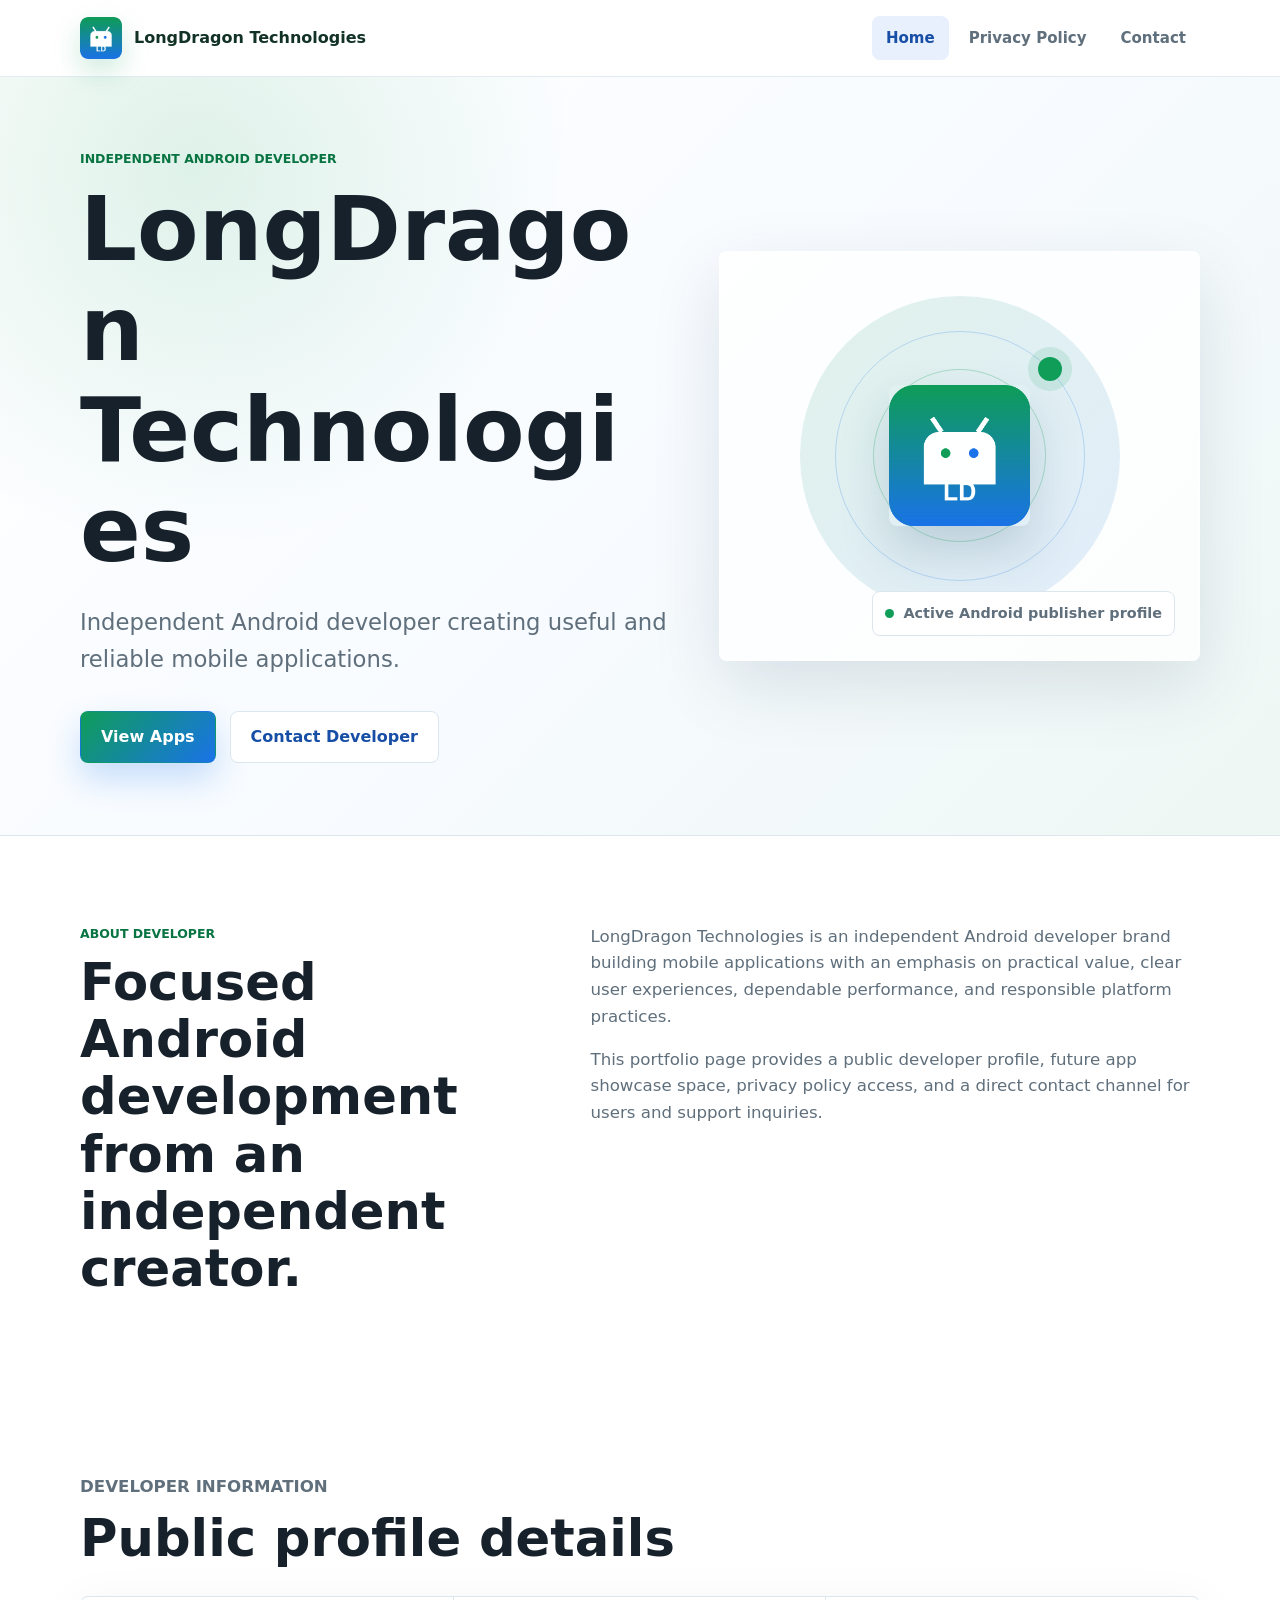
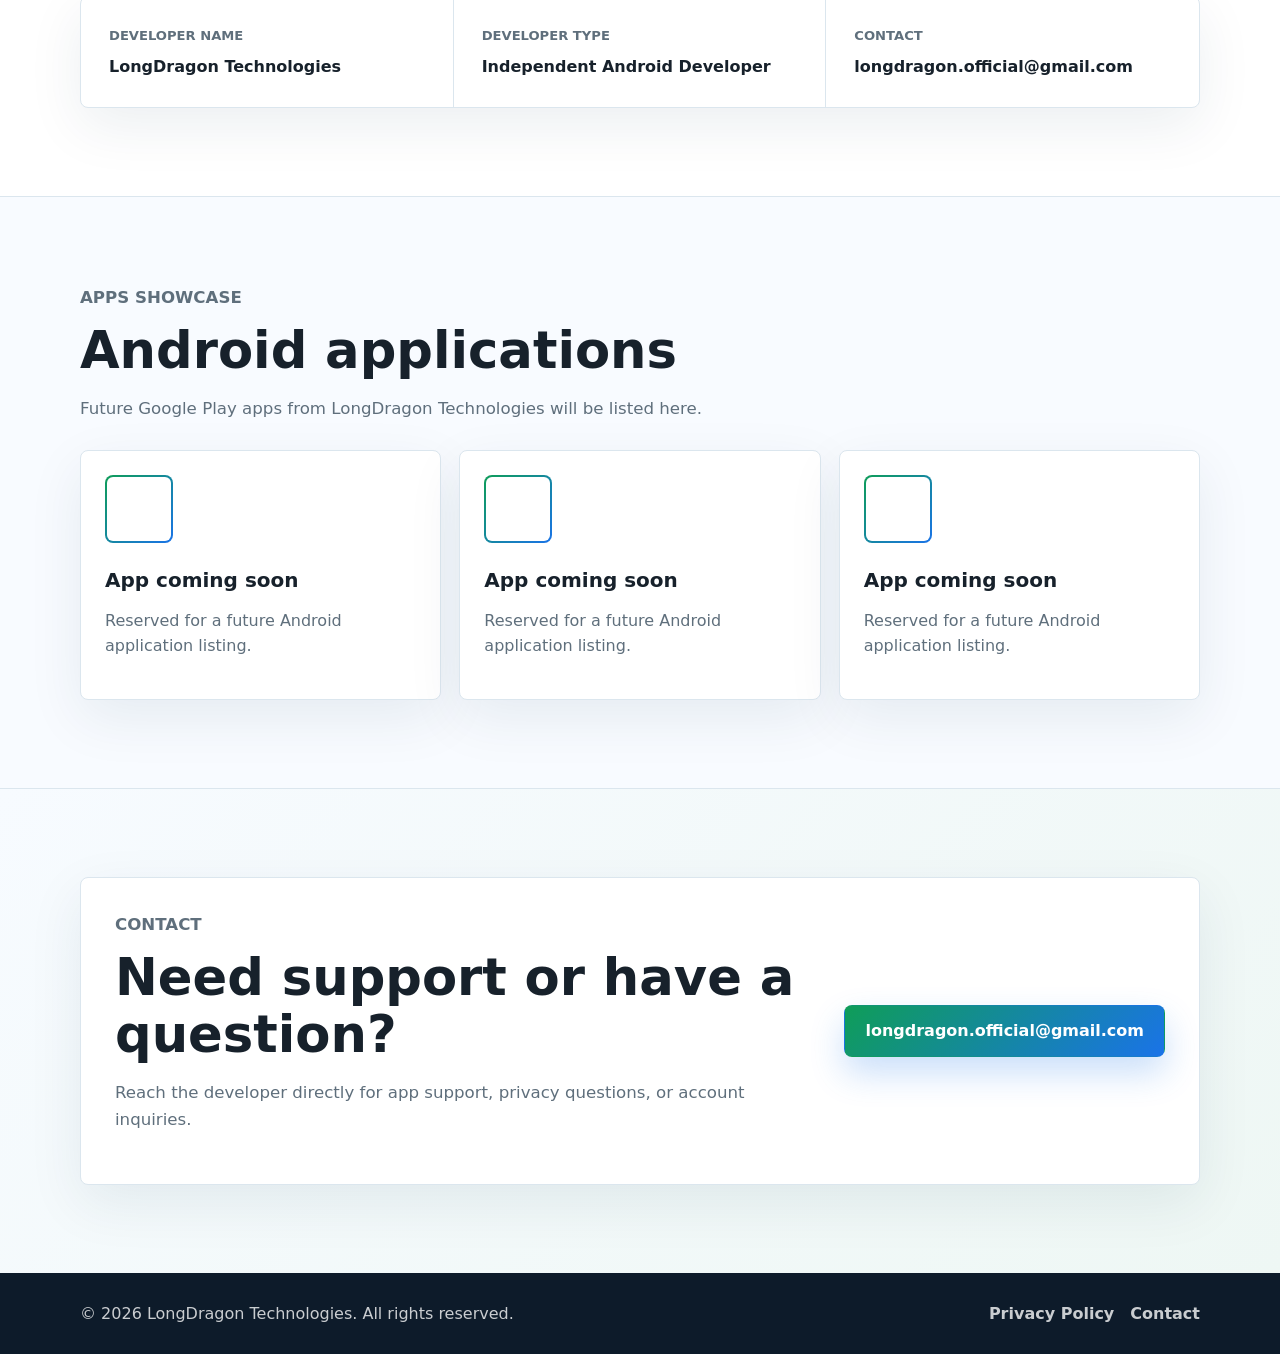
<file: index.html>
<!DOCTYPE html>
<html lang="en">
  <head>
    <meta charset="UTF-8" />
    <meta name="viewport" content="width=device-width, initial-scale=1.0" />
    <title>LongDragon Technologies | Android Developer</title>
    <meta
      name="description"
      content="LongDragon Technologies is an independent Android developer creating useful and reliable mobile applications for Google Play."
    />
    <meta name="author" content="LongDragon Technologies" />
    <meta name="robots" content="index, follow" />
    <link rel="canonical" href="https://longdragon-technologies.github.io/" />
    <meta property="og:type" content="website" />
    <meta property="og:title" content="LongDragon Technologies | Android Developer" />
    <meta
      property="og:description"
      content="Independent Android developer creating useful and reliable mobile applications."
    />
    <meta property="og:image" content="assets/logo.png" />
    <meta property="og:url" content="https://longdragon-technologies.github.io/" />
    <meta name="twitter:card" content="summary" />
    <meta name="theme-color" content="#0f9d58" />
    <link rel="icon" type="image/png" href="assets/logo.png" />
    <link rel="apple-touch-icon" href="assets/logo.png" />
    <link rel="stylesheet" href="css/style.css" />
  </head>
  <body>
    <header class="site-header">
      <nav class="nav container" aria-label="Primary navigation">
        <a class="brand" href="index.html" aria-label="LongDragon Technologies home">
          <img src="assets/logo.png" alt="" class="brand-mark" />
          <span>LongDragon Technologies</span>
        </a>
        <button class="nav-toggle" type="button" aria-expanded="false" aria-controls="site-menu">
          <span class="sr-only">Toggle navigation</span>
          <span></span>
          <span></span>
          <span></span>
        </button>
        <div class="nav-links" id="site-menu">
          <a href="index.html" aria-current="page">Home</a>
          <a href="privacy-policy.html">Privacy Policy</a>
          <a href="contact.html">Contact</a>
        </div>
      </nav>
    </header>

    <main>
      <section class="hero">
        <div class="container hero-grid">
          <div class="hero-copy">
            <p class="eyebrow">Independent Android Developer</p>
            <h1>LongDragon Technologies</h1>
            <p class="hero-lede">
              Independent Android developer creating useful and reliable mobile applications.
            </p>
            <div class="hero-actions">
              <a class="btn btn-primary" href="#apps">View Apps</a>
              <a class="btn btn-secondary" href="contact.html">Contact Developer</a>
            </div>
          </div>
          <div class="hero-panel" aria-label="Developer profile summary">
            <div class="android-orbit" aria-hidden="true">
              <span class="signal signal-one"></span>
              <span class="signal signal-two"></span>
              <span class="signal signal-three"></span>
              <img src="assets/logo.png" alt="" />
            </div>
            <div class="profile-status">
              <span class="status-dot"></span>
              Active Android publisher profile
            </div>
          </div>
        </div>
      </section>

      <section class="section about-section" id="about">
        <div class="container two-column">
          <div>
            <p class="eyebrow">About Developer</p>
            <h2>Focused Android development from an independent creator.</h2>
          </div>
          <div class="section-copy">
            <p>
              LongDragon Technologies is an independent Android developer brand building mobile
              applications with an emphasis on practical value, clear user experiences, dependable
              performance, and responsible platform practices.
            </p>
            <p>
              This portfolio page provides a public developer profile, future app showcase space,
              privacy policy access, and a direct contact channel for users and support inquiries.
            </p>
          </div>
        </div>
      </section>

      <section class="section">
        <div class="container">
          <div class="section-heading">
            <p class="eyebrow">Developer Information</p>
            <h2>Public profile details</h2>
          </div>
          <div class="info-card">
            <dl>
              <div>
                <dt>Developer name</dt>
                <dd>LongDragon Technologies</dd>
              </div>
              <div>
                <dt>Developer type</dt>
                <dd>Independent Android Developer</dd>
              </div>
              <div>
                <dt>Contact</dt>
                <dd>
                  <a href="mailto:longdragon.official@gmail.com">longdragon.official@gmail.com</a>
                </dd>
              </div>
            </dl>
          </div>
        </div>
      </section>

      <section class="section apps-section" id="apps">
        <div class="container">
          <div class="section-heading">
            <p class="eyebrow">Apps Showcase</p>
            <h2>Android applications</h2>
            <p>Future Google Play apps from LongDragon Technologies will be listed here.</p>
          </div>
          <div class="app-grid">
            <article class="app-card empty-card">
              <div class="app-icon-placeholder"></div>
              <h3>App coming soon</h3>
              <p>Reserved for a future Android application listing.</p>
            </article>
            <article class="app-card empty-card">
              <div class="app-icon-placeholder"></div>
              <h3>App coming soon</h3>
              <p>Reserved for a future Android application listing.</p>
            </article>
            <article class="app-card empty-card">
              <div class="app-icon-placeholder"></div>
              <h3>App coming soon</h3>
              <p>Reserved for a future Android application listing.</p>
            </article>
          </div>
        </div>
      </section>

      <section class="section contact-band" id="contact">
        <div class="container contact-card">
          <div>
            <p class="eyebrow">Contact</p>
            <h2>Need support or have a question?</h2>
            <p>Reach the developer directly for app support, privacy questions, or account inquiries.</p>
          </div>
          <a class="btn btn-primary" href="mailto:longdragon.official@gmail.com">
            longdragon.official@gmail.com
          </a>
        </div>
      </section>
    </main>

    <footer class="site-footer">
      <div class="container footer-grid">
        <p>&copy; <span id="year"></span> LongDragon Technologies. All rights reserved.</p>
        <div>
          <a href="privacy-policy.html">Privacy Policy</a>
          <a href="contact.html">Contact</a>
        </div>
      </div>
    </footer>

    <script>
      const navToggle = document.querySelector(".nav-toggle");
      const navLinks = document.querySelector(".nav-links");

      navToggle.addEventListener("click", () => {
        const isOpen = navToggle.getAttribute("aria-expanded") === "true";
        navToggle.setAttribute("aria-expanded", String(!isOpen));
        navLinks.classList.toggle("is-open");
      });

      document.getElementById("year").textContent = new Date().getFullYear();
    </script>
  </body>
</html>
</file>
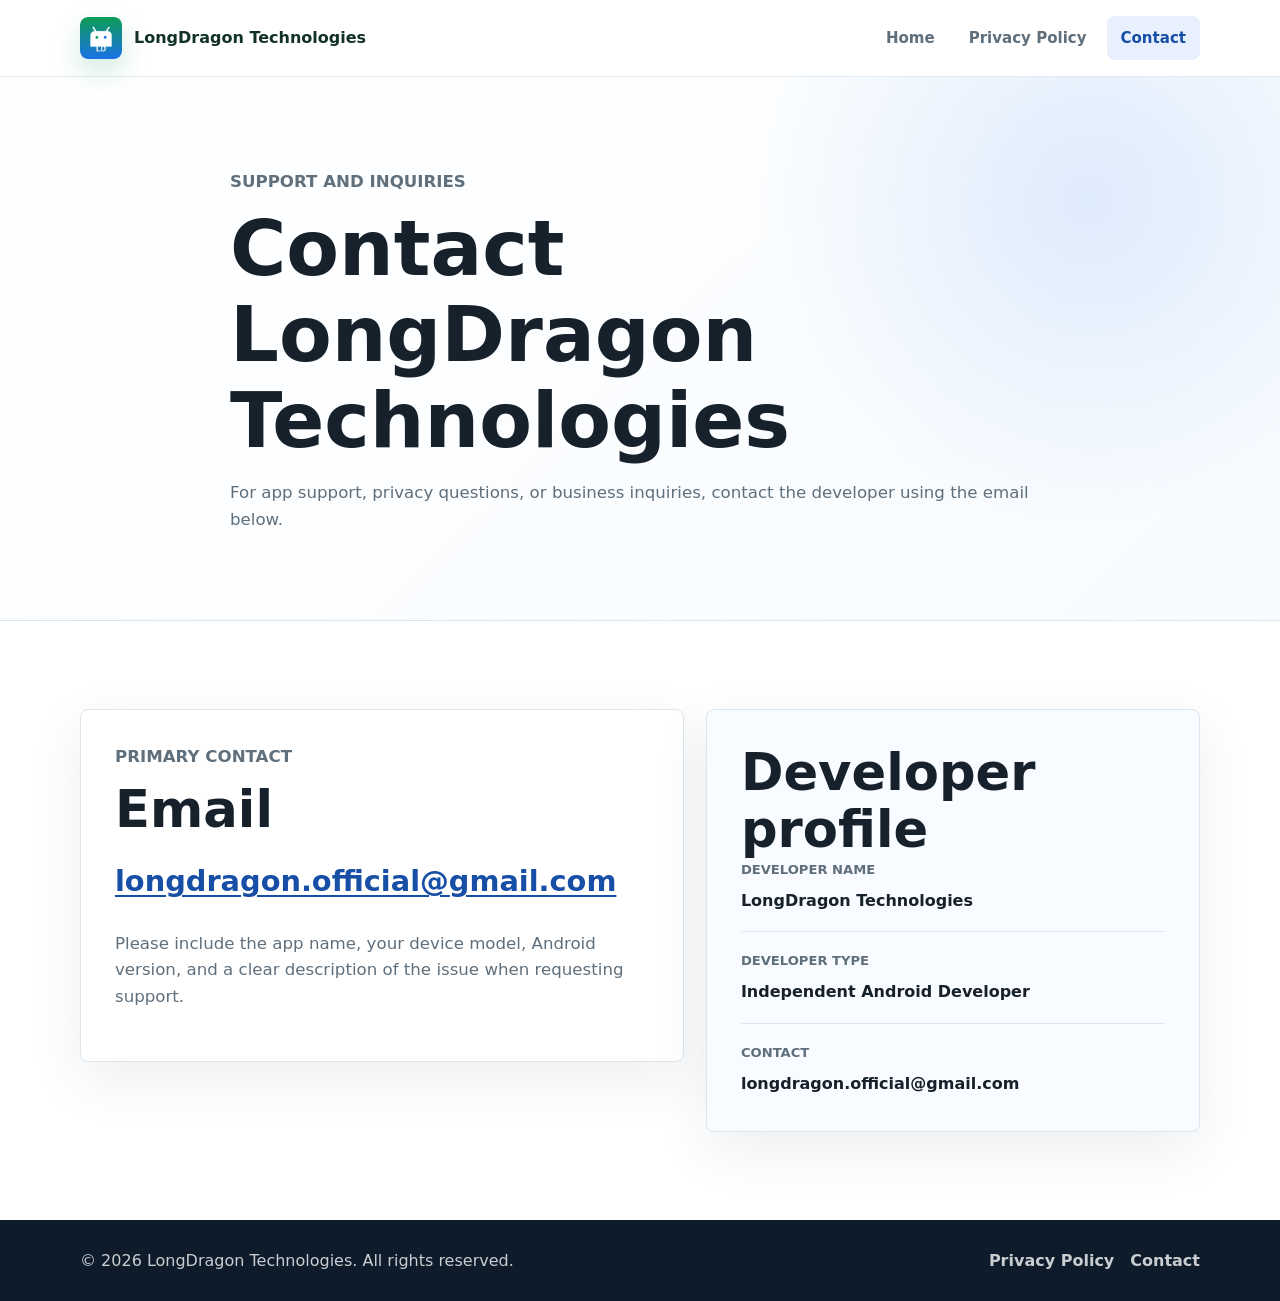
<file: contact.html>
<!DOCTYPE html>
<html lang="en">
  <head>
    <meta charset="UTF-8" />
    <meta name="viewport" content="width=device-width, initial-scale=1.0" />
    <title>Contact | LongDragon Technologies</title>
    <meta
      name="description"
      content="Contact LongDragon Technologies, an independent Android developer on Google Play."
    />
    <meta name="author" content="LongDragon Technologies" />
    <meta name="robots" content="index, follow" />
    <link rel="canonical" href="https://longdragon-technologies.github.io/contact.html" />
    <meta property="og:type" content="website" />
    <meta property="og:title" content="Contact | LongDragon Technologies" />
    <meta
      property="og:description"
      content="Contact LongDragon Technologies for Android app support and developer inquiries."
    />
    <meta property="og:image" content="assets/logo.png" />
    <meta property="og:url" content="https://longdragon-technologies.github.io/contact.html" />
    <meta name="twitter:card" content="summary" />
    <meta name="theme-color" content="#0f9d58" />
    <link rel="icon" type="image/png" href="assets/logo.png" />
    <link rel="apple-touch-icon" href="assets/logo.png" />
    <link rel="stylesheet" href="css/style.css" />
  </head>
  <body>
    <header class="site-header">
      <nav class="nav container" aria-label="Primary navigation">
        <a class="brand" href="index.html" aria-label="LongDragon Technologies home">
          <img src="assets/logo.png" alt="" class="brand-mark" />
          <span>LongDragon Technologies</span>
        </a>
        <button class="nav-toggle" type="button" aria-expanded="false" aria-controls="site-menu">
          <span class="sr-only">Toggle navigation</span>
          <span></span>
          <span></span>
          <span></span>
        </button>
        <div class="nav-links" id="site-menu">
          <a href="index.html">Home</a>
          <a href="privacy-policy.html">Privacy Policy</a>
          <a href="contact.html" aria-current="page">Contact</a>
        </div>
      </nav>
    </header>

    <main>
      <section class="page-hero">
        <div class="container narrow">
          <p class="eyebrow">Support and inquiries</p>
          <h1>Contact LongDragon Technologies</h1>
          <p>
            For app support, privacy questions, or business inquiries, contact the developer using
            the email below.
          </p>
        </div>
      </section>

      <section class="section">
        <div class="container contact-layout">
          <article class="contact-panel">
            <p class="eyebrow">Primary contact</p>
            <h2>Email</h2>
            <a class="contact-email" href="mailto:longdragon.official@gmail.com">
              longdragon.official@gmail.com
            </a>
            <p>
              Please include the app name, your device model, Android version, and a clear
              description of the issue when requesting support.
            </p>
          </article>

          <aside class="contact-panel muted-panel">
            <h2>Developer profile</h2>
            <dl class="compact-list">
              <div>
                <dt>Developer name</dt>
                <dd>LongDragon Technologies</dd>
              </div>
              <div>
                <dt>Developer type</dt>
                <dd>Independent Android Developer</dd>
              </div>
              <div>
                <dt>Contact</dt>
                <dd>
                  <a href="mailto:longdragon.official@gmail.com">longdragon.official@gmail.com</a>
                </dd>
              </div>
            </dl>
          </aside>
        </div>
      </section>
    </main>

    <footer class="site-footer">
      <div class="container footer-grid">
        <p>&copy; <span id="year"></span> LongDragon Technologies. All rights reserved.</p>
        <div>
          <a href="privacy-policy.html">Privacy Policy</a>
          <a href="contact.html">Contact</a>
        </div>
      </div>
    </footer>

    <script>
      const navToggle = document.querySelector(".nav-toggle");
      const navLinks = document.querySelector(".nav-links");

      navToggle.addEventListener("click", () => {
        const isOpen = navToggle.getAttribute("aria-expanded") === "true";
        navToggle.setAttribute("aria-expanded", String(!isOpen));
        navLinks.classList.toggle("is-open");
      });

      document.getElementById("year").textContent = new Date().getFullYear();
    </script>
  </body>
</html>
</file>
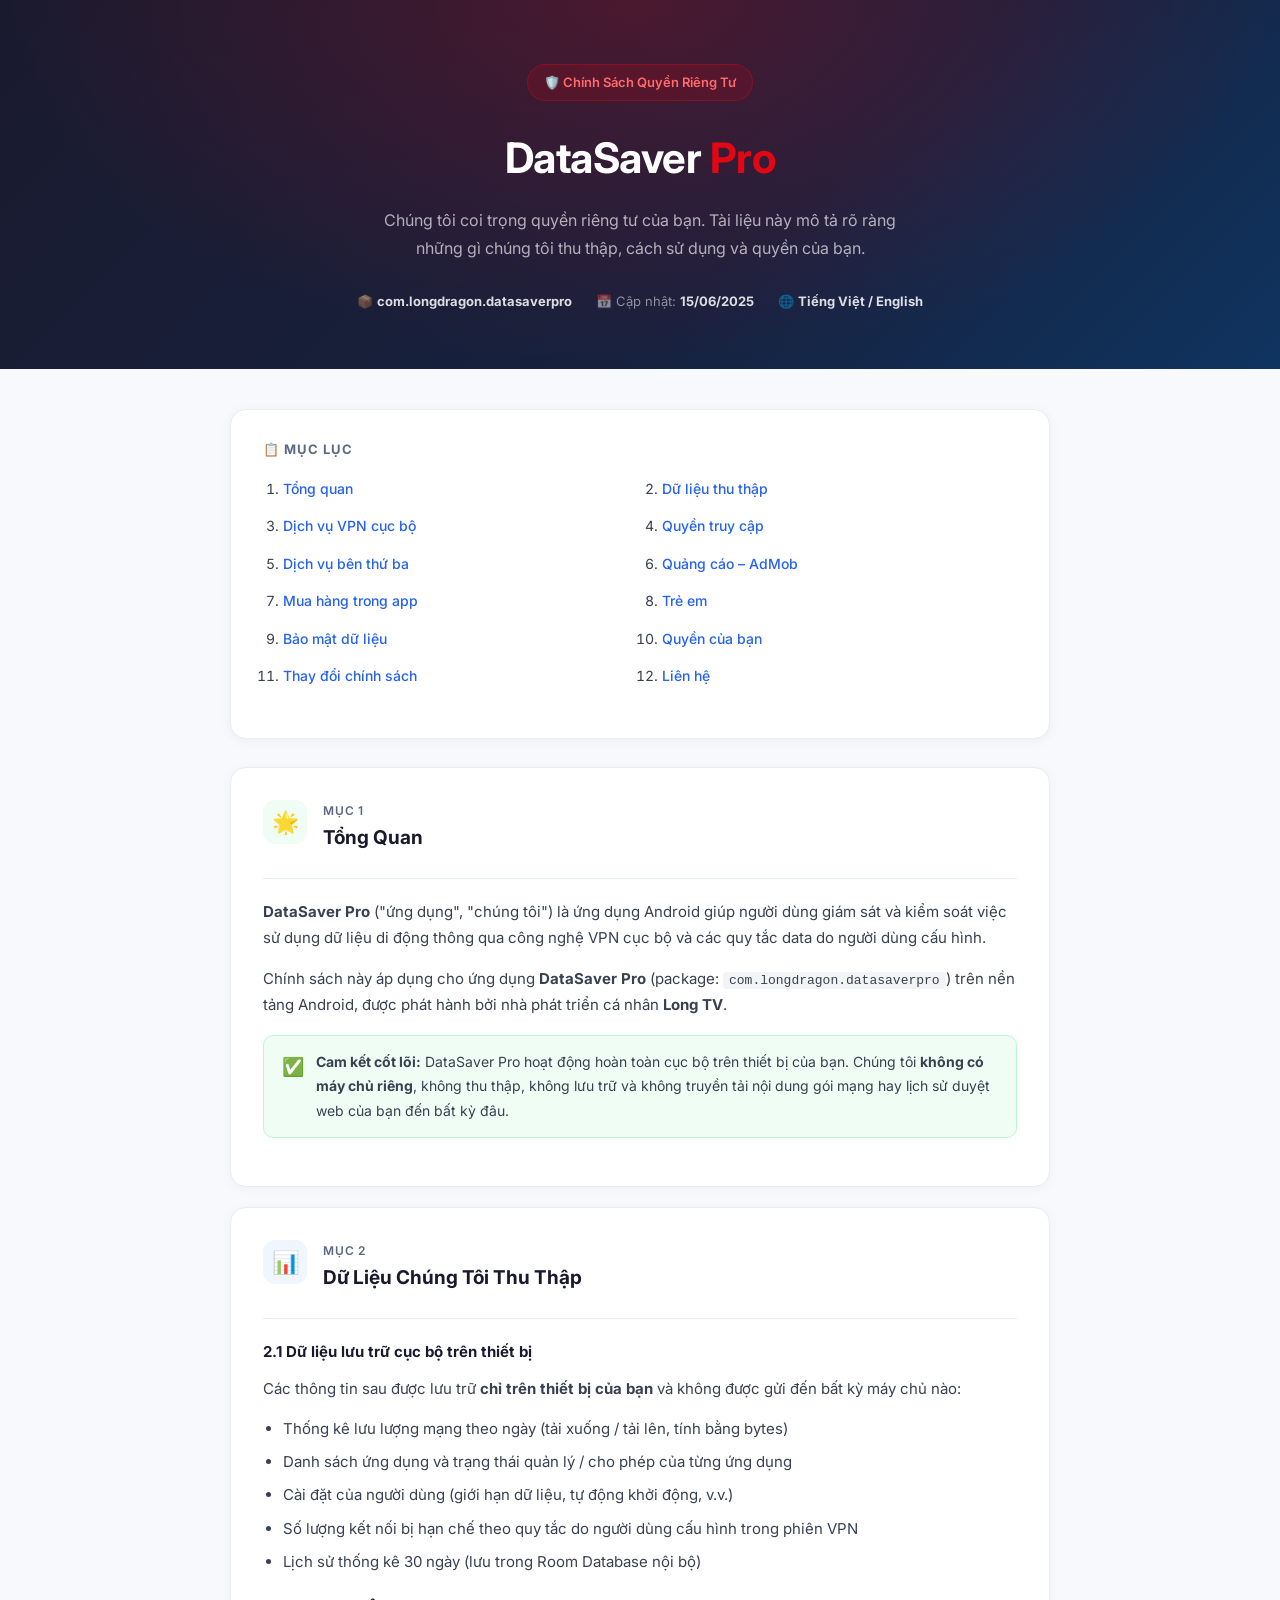
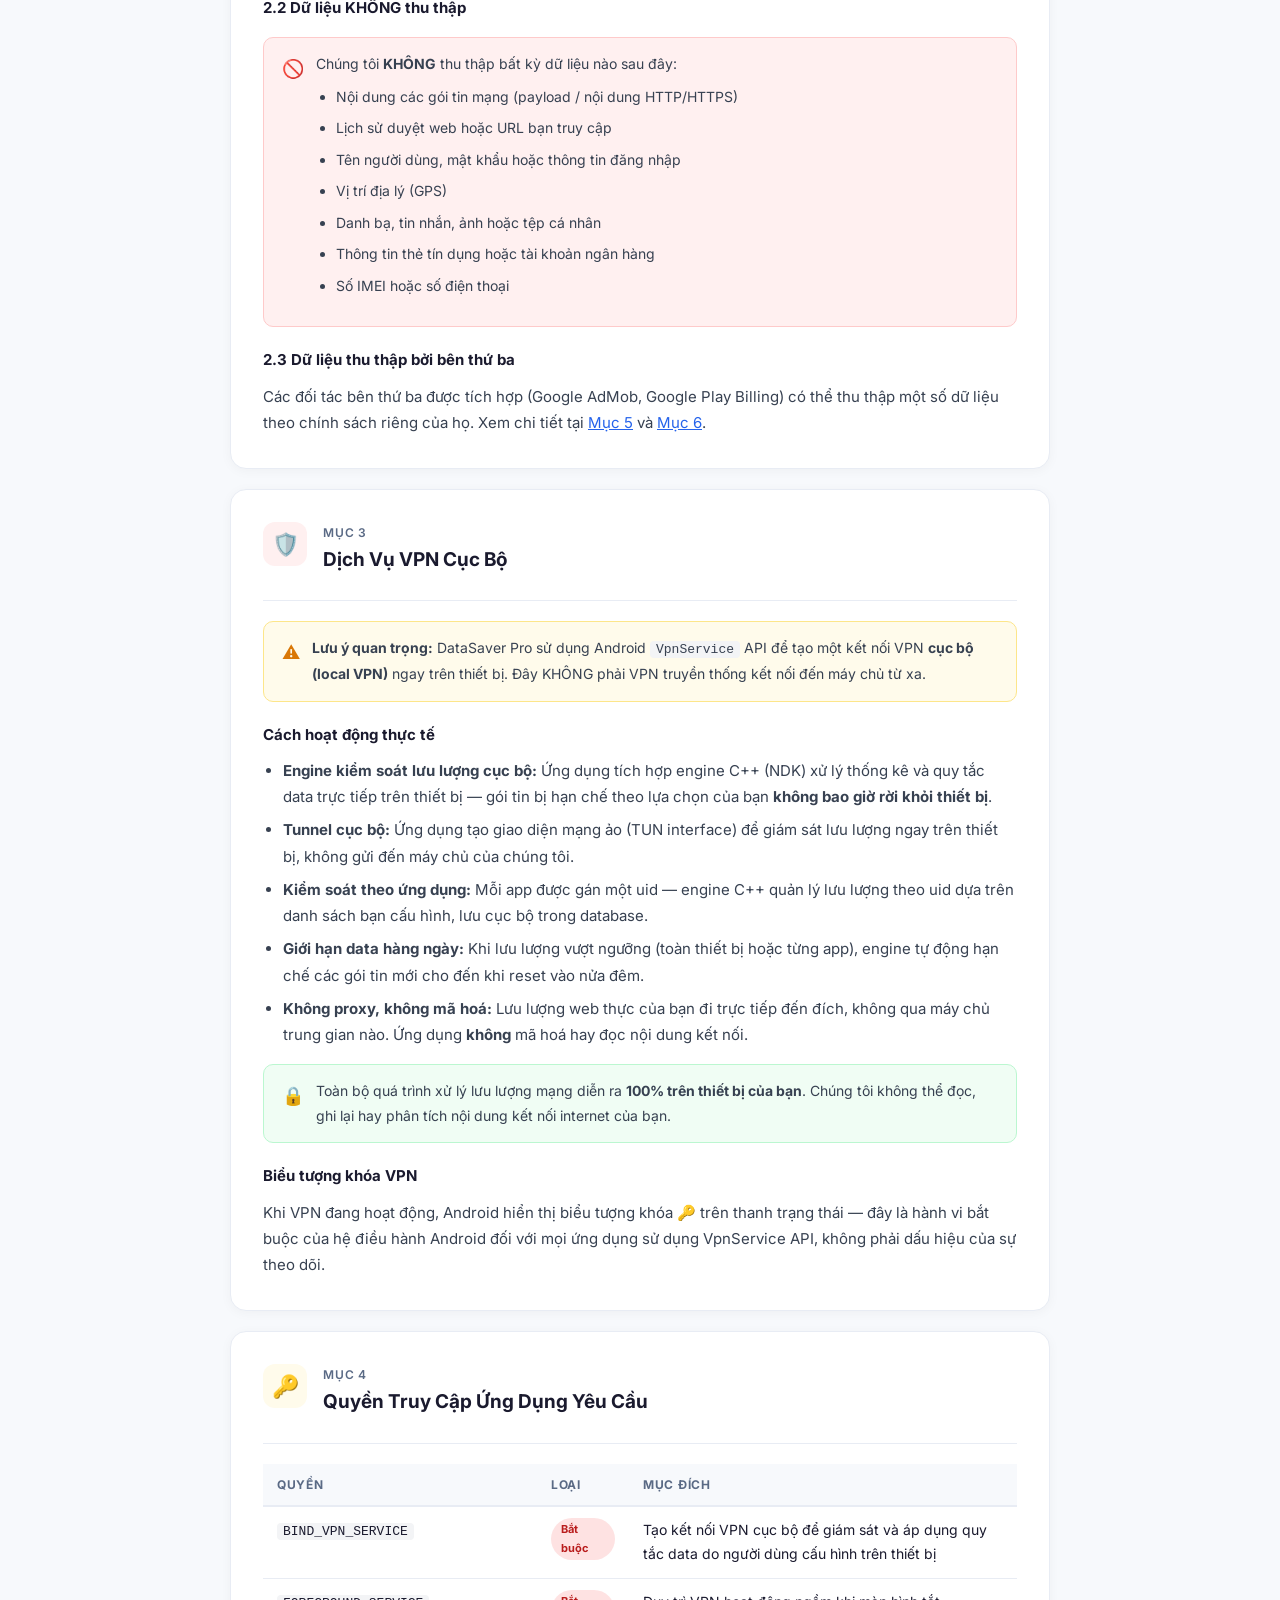
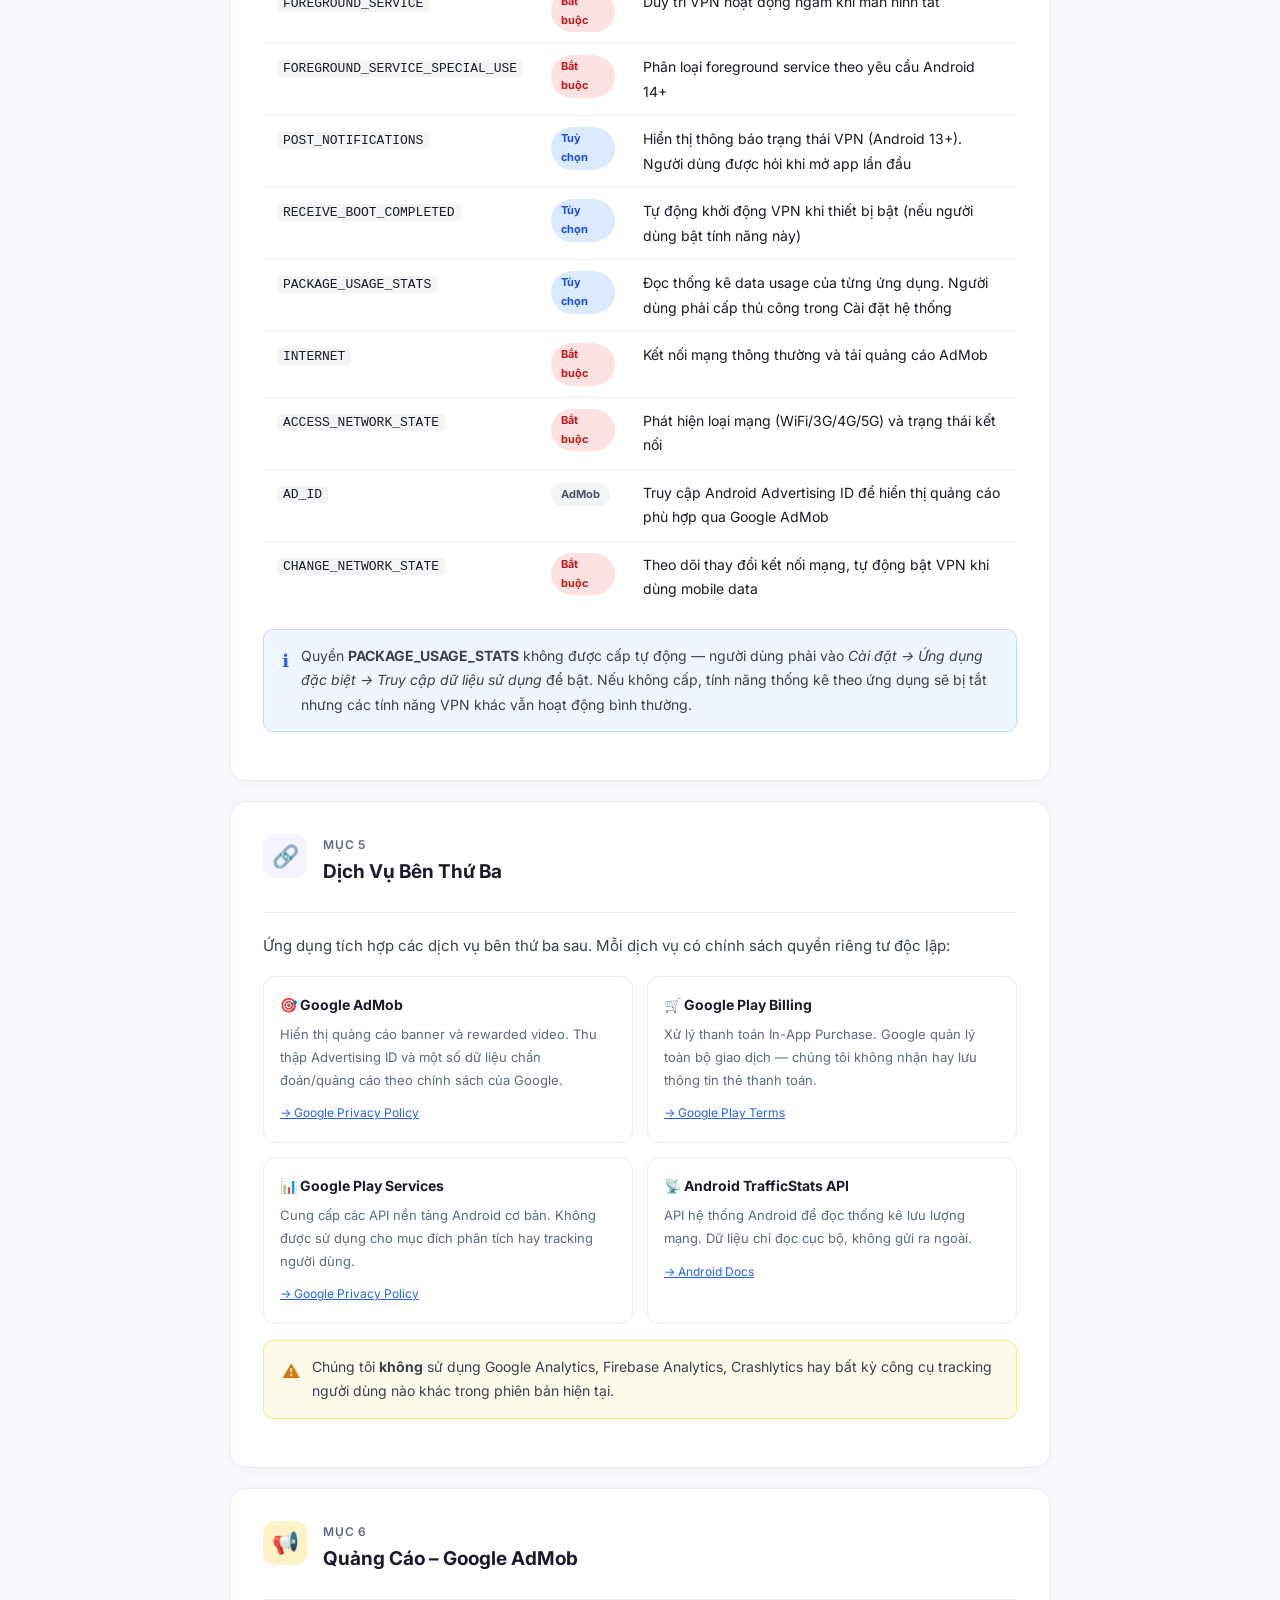
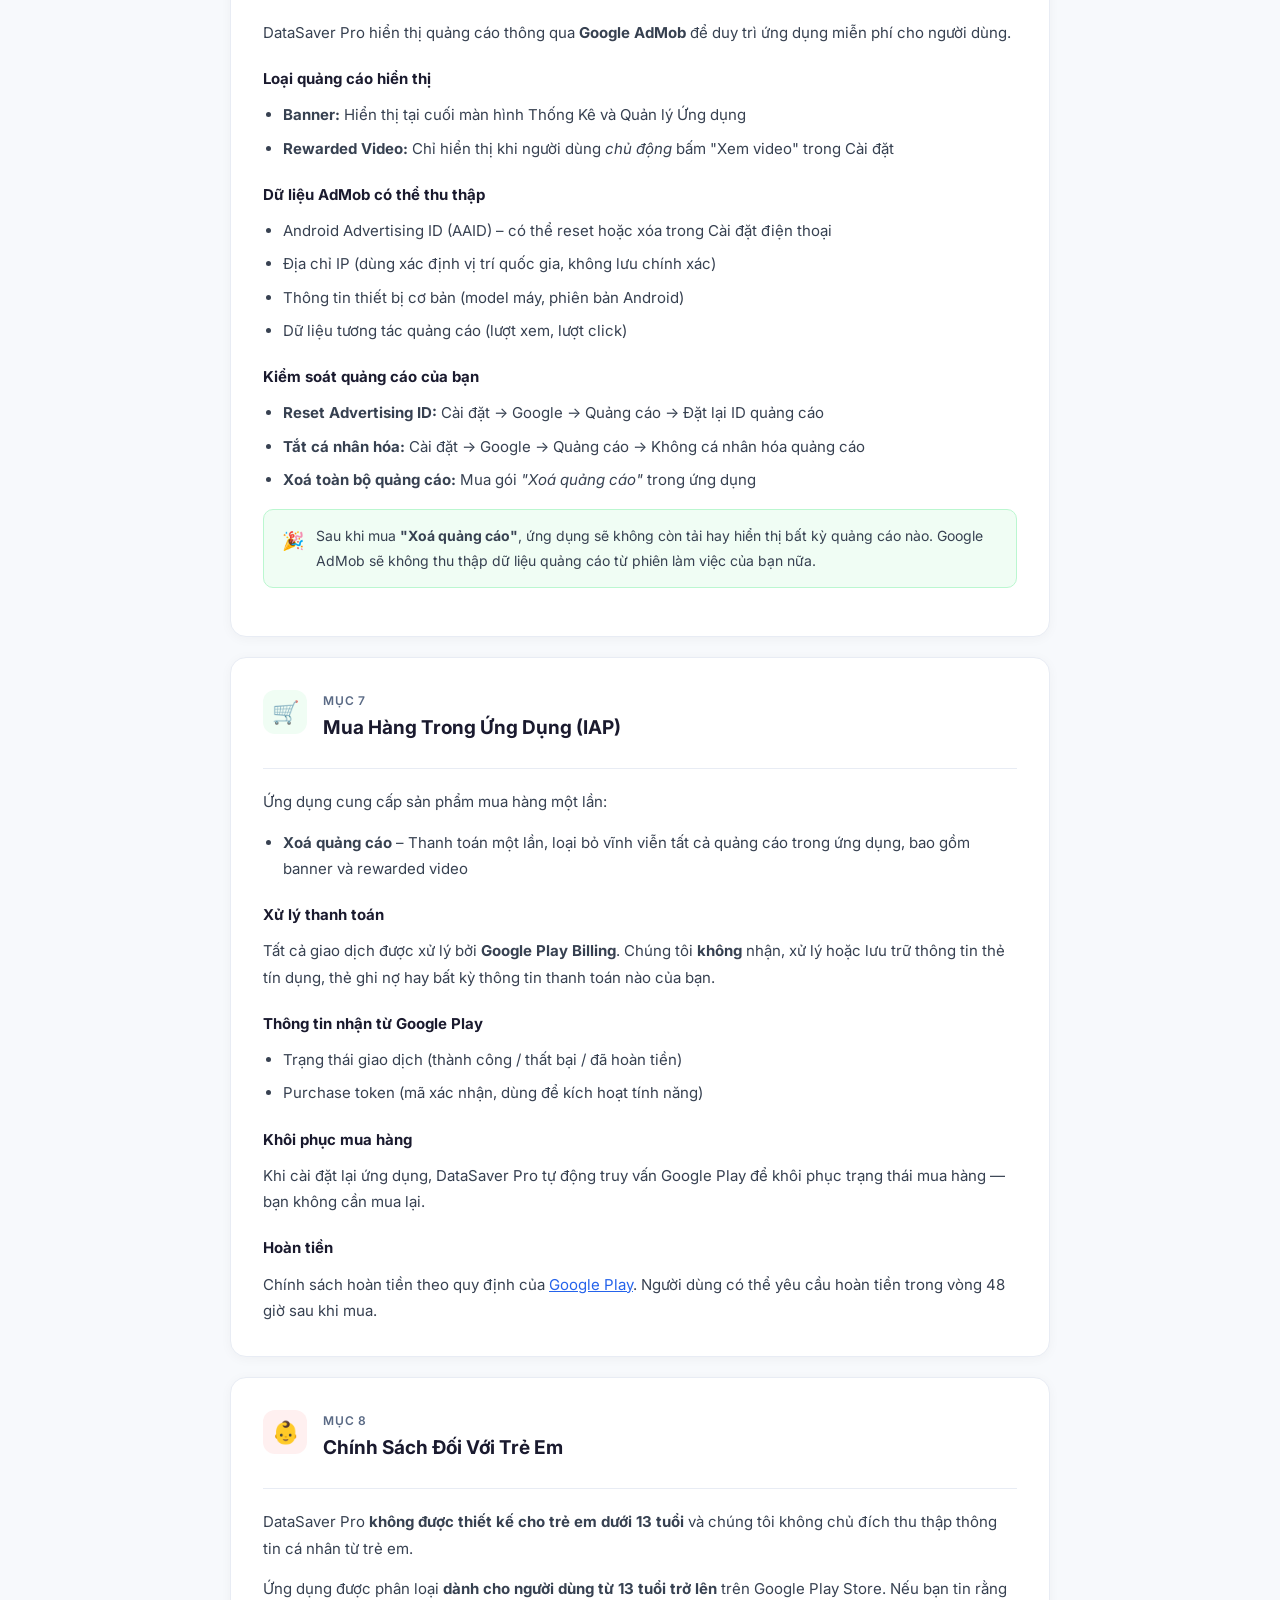
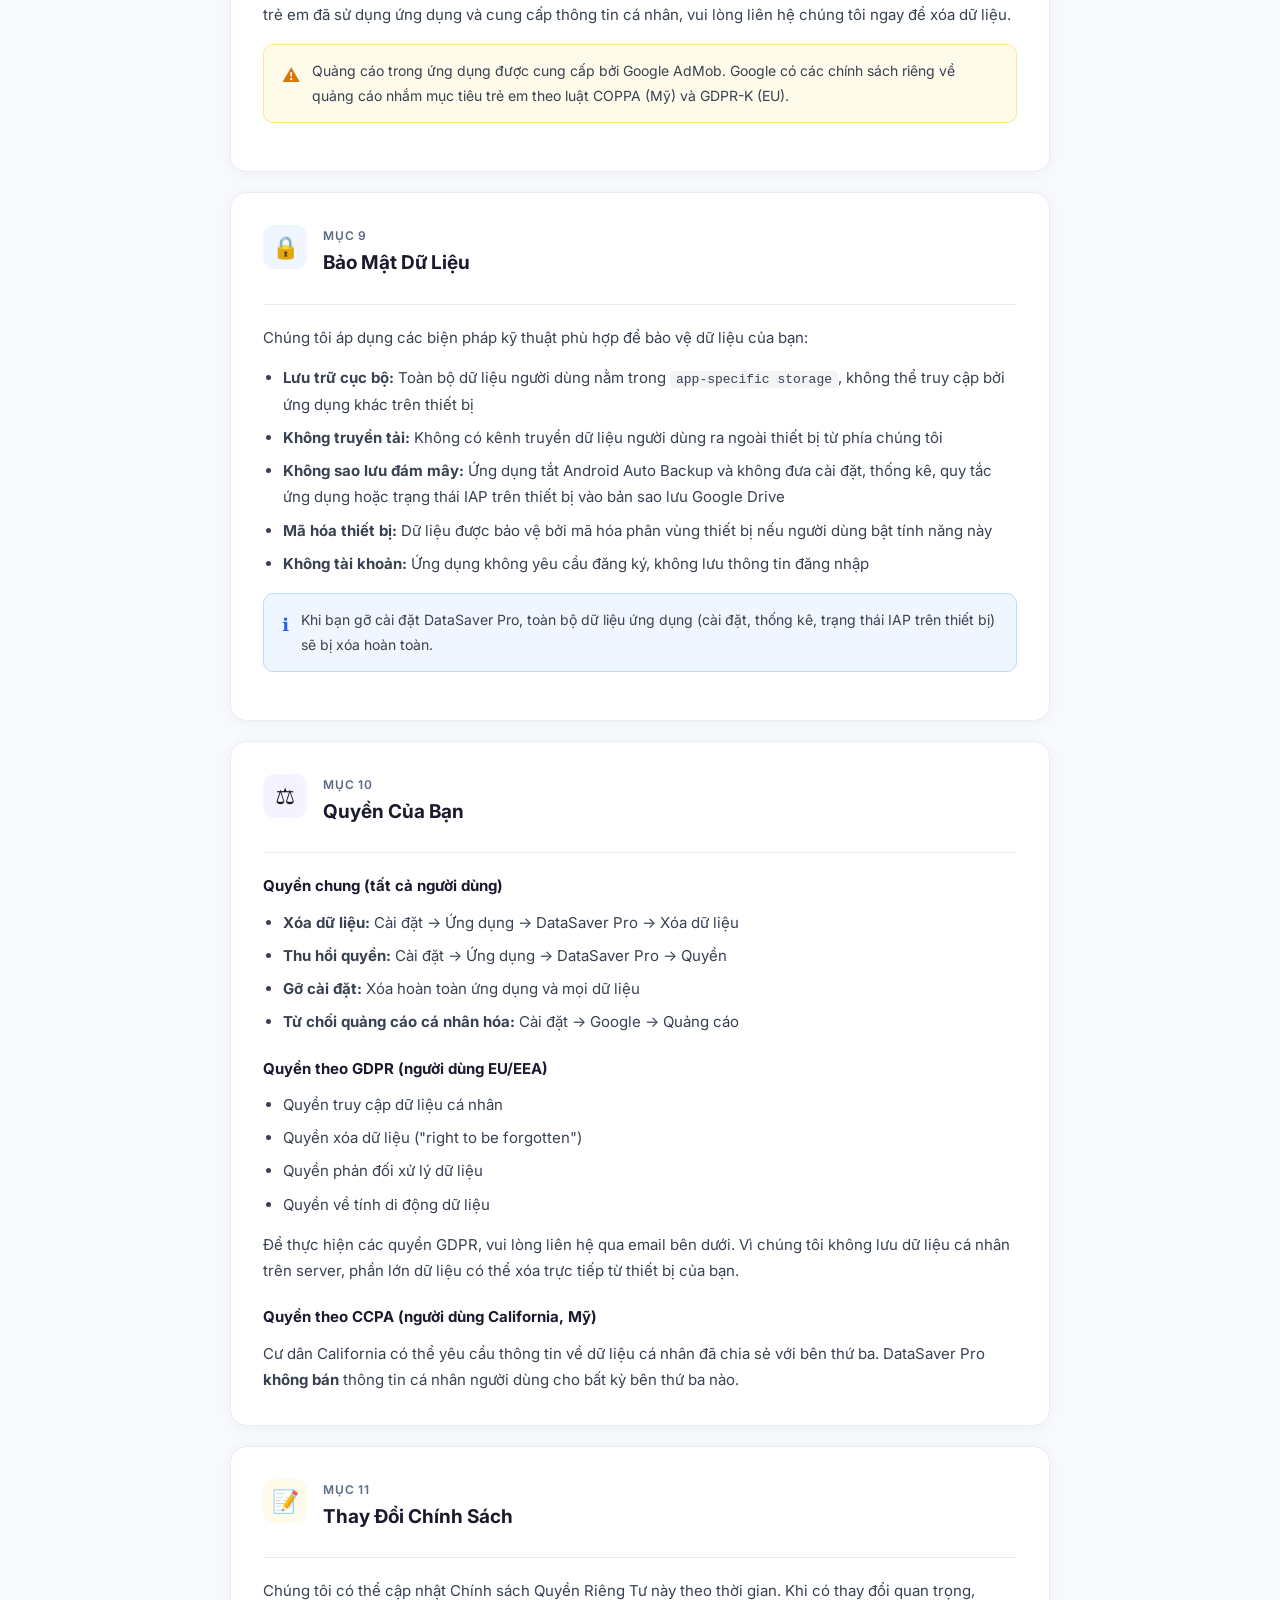
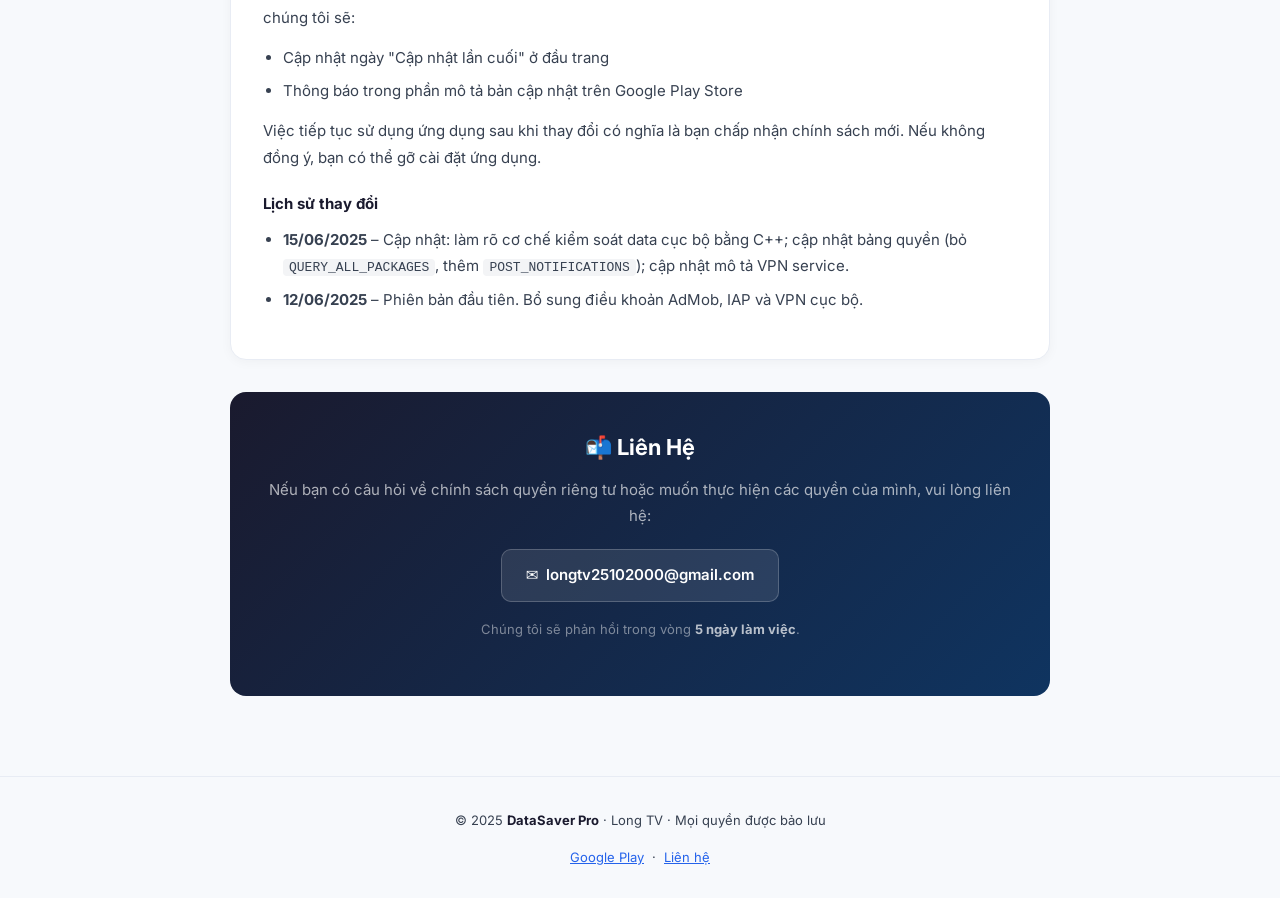
<file: datasaver.html>
<!DOCTYPE html>
<html lang="vi">
<head>
  <meta charset="UTF-8"/>
  <meta name="viewport" content="width=device-width,initial-scale=1.0"/>
  <meta name="description" content="Chính sách quyền riêng tư DataSaver Pro – quản lý dữ liệu di động cục bộ."/>
  <title>Chính Sách Quyền Riêng Tư – DataSaver Pro</title>
  <link rel="preconnect" href="https://fonts.googleapis.com"/>
  <link href="https://fonts.googleapis.com/css2?family=Inter:wght@400;500;600;700&display=swap" rel="stylesheet"/>
  <style>
    *,*::before,*::after{box-sizing:border-box;margin:0;padding:0}
    :root{--red:#E30613;--red-bg:#FFF0F0;--text:#1A1A2E;--sub:#5A6A85;--border:#E8ECF4;--bg:#F7F9FC;--card:#fff;--green:#16A34A;--green-bg:#F0FDF4;--blue:#2563EB;--blue-bg:#EFF6FF;--amber:#D97706;--amber-bg:#FFFBEB}
    html{scroll-behavior:smooth}
    body{font-family:'Inter',system-ui,sans-serif;background:var(--bg);color:var(--text);line-height:1.75;font-size:15px}

    /* HERO */
    .hero{background:linear-gradient(135deg,#1A1A2E 0%,#16213E 60%,#0F3460 100%);color:#fff;padding:64px 24px 56px;text-align:center;position:relative;overflow:hidden}
    .hero::before{content:'';position:absolute;inset:0;background:radial-gradient(ellipse at 50% 0%,rgba(227,6,19,.25),transparent 70%)}
    .badge{display:inline-flex;align-items:center;gap:8px;background:rgba(227,6,19,.15);border:1px solid rgba(227,6,19,.35);border-radius:999px;padding:6px 16px;font-size:13px;font-weight:600;color:#FF6B6B;margin-bottom:20px;position:relative}
    .hero h1{font-size:clamp(26px,5vw,42px);font-weight:700;letter-spacing:-.5px;margin-bottom:12px;position:relative}
    .hero h1 span{color:var(--red)}
    .hero>p{font-size:16px;color:rgba(255,255,255,.65);max-width:520px;margin:0 auto 28px;position:relative}
    .meta{display:flex;justify-content:center;gap:24px;flex-wrap:wrap;position:relative}
    .meta span{font-size:13px;color:rgba(255,255,255,.5)}
    .meta strong{color:rgba(255,255,255,.85)}

    /* LAYOUT */
    .wrap{max-width:860px;margin:0 auto;padding:0 20px 80px}

    /* TOC */
    .toc{background:var(--card);border:1px solid var(--border);border-radius:16px;padding:28px 32px;margin:40px 0 28px;box-shadow:0 2px 12px rgba(0,0,0,.05)}
    .toc h2{font-size:13px;font-weight:700;text-transform:uppercase;letter-spacing:1px;color:var(--sub);margin-bottom:16px}
    .toc ol{padding-left:20px;display:grid;grid-template-columns:1fr 1fr;gap:6px 24px}
    @media(max-width:560px){.toc ol{grid-template-columns:1fr}}
    .toc li{font-size:14px}
    .toc a{color:var(--blue);text-decoration:none;font-weight:500}
    .toc a:hover{text-decoration:underline}

    /* SECTION */
    .sec{background:var(--card);border:1px solid var(--border);border-radius:16px;padding:32px;margin-bottom:20px;box-shadow:0 2px 12px rgba(0,0,0,.04)}
    .sec-hd{display:flex;align-items:flex-start;gap:16px;margin-bottom:20px;padding-bottom:20px;border-bottom:1px solid var(--border)}
    .ico{width:44px;height:44px;border-radius:12px;display:flex;align-items:center;justify-content:center;font-size:22px;flex-shrink:0}
    .sec h2{font-size:19px;font-weight:700;color:var(--text);margin-bottom:4px}
    .sec-num{font-size:12px;font-weight:600;color:var(--sub);text-transform:uppercase;letter-spacing:.8px}
    p{margin-bottom:14px;color:#374151}
    p:last-child{margin-bottom:0}
    h3{font-size:15px;font-weight:700;color:var(--text);margin:20px 0 10px}
    ul,ol{padding-left:20px;margin-bottom:14px}
    li{margin-bottom:7px;color:#374151}

    /* BOXES */
    .box{border-radius:10px;padding:14px 18px;margin:16px 0;font-size:14px;display:flex;gap:12px;align-items:flex-start}
    .box-ico{font-size:18px;flex-shrink:0;margin-top:1px}
    .box.green{background:var(--green-bg);border:1px solid #BBF7D0}
    .box.blue{background:var(--blue-bg);border:1px solid #BFDBFE}
    .box.amber{background:var(--amber-bg);border:1px solid #FDE68A}
    .box.red{background:var(--red-bg);border:1px solid #FECACA}
    .box.green .box-ico{color:var(--green)}
    .box.blue  .box-ico{color:var(--blue)}
    .box.amber .box-ico{color:var(--amber)}
    .box.red   .box-ico{color:var(--red)}
    .box p{margin:0}

    /* TABLE */
    .pt{width:100%;border-collapse:collapse;font-size:14px;margin:16px 0}
    .pt th{background:var(--bg);text-align:left;padding:10px 14px;font-size:12px;font-weight:700;text-transform:uppercase;letter-spacing:.7px;color:var(--sub);border-bottom:2px solid var(--border)}
    .pt td{padding:11px 14px;border-bottom:1px solid var(--border);vertical-align:top}
    .pt tr:last-child td{border-bottom:none}
    .pt tr:hover td{background:var(--bg)}
    .bd{display:inline-block;padding:2px 10px;border-radius:999px;font-size:11px;font-weight:700}
    .bd-r{background:#FEE2E2;color:#B91C1C}
    .bd-o{background:#DBEAFE;color:#1D4ED8}
    .bd-g{background:#F3F4F6;color:#4B5563}

    /* THIRD PARTY GRID */
    .tpg{display:grid;grid-template-columns:1fr 1fr;gap:14px;margin:16px 0}
    @media(max-width:560px){.tpg{grid-template-columns:1fr}}
    .tpc{border:1px solid var(--border);border-radius:12px;padding:16px}
    .tpc h4{font-size:14px;font-weight:700;margin-bottom:6px}
    .tpc p{font-size:13px;color:var(--sub);margin-bottom:8px}
    .tpc a{font-size:12px;color:var(--blue)}

    /* CONTACT */
    .cta{background:linear-gradient(135deg,#1A1A2E,#0F3460);border-radius:16px;padding:36px;text-align:center;margin-top:32px;color:#fff}
    .cta h2{font-size:22px;margin-bottom:10px}
    .cta>p{color:rgba(255,255,255,.65);margin-bottom:20px}
    .cta-btn{display:inline-block;background:rgba(255,255,255,.1);border:1px solid rgba(255,255,255,.2);border-radius:10px;padding:12px 24px;color:#fff;text-decoration:none;font-weight:600;font-size:15px;transition:background .2s}
    .cta-btn:hover{background:rgba(255,255,255,.2)}

    /* FOOTER */
    footer{text-align:center;padding:32px 20px;color:var(--sub);font-size:13px;border-top:1px solid var(--border)}
    footer strong{color:var(--text)}
    a{color:var(--blue)}
    code{font-size:13px;background:#F3F4F6;padding:1px 6px;border-radius:4px}
  </style>
</head>
<body>

<div class="hero">
  <div class="badge">🛡️ Chính Sách Quyền Riêng Tư</div>
  <h1>DataSaver <span>Pro</span></h1>
  <p>Chúng tôi coi trọng quyền riêng tư của bạn. Tài liệu này mô tả rõ ràng những gì chúng tôi thu thập, cách sử dụng và quyền của bạn.</p>
  <div class="meta">
    <span>📦 <strong>com.longdragon.datasaverpro</strong></span>
    <span>📅 Cập nhật: <strong>15/06/2025</strong></span>
    <span>🌐 <strong>Tiếng Việt / English</strong></span>
  </div>
</div>

<div class="wrap">

  <div class="toc">
    <h2>📋 Mục Lục</h2>
    <ol>
      <li><a href="#s1">Tổng quan</a></li>
      <li><a href="#s2">Dữ liệu thu thập</a></li>
      <li><a href="#s3">Dịch vụ VPN cục bộ</a></li>
      <li><a href="#s4">Quyền truy cập</a></li>
      <li><a href="#s5">Dịch vụ bên thứ ba</a></li>
      <li><a href="#s6">Quảng cáo – AdMob</a></li>
      <li><a href="#s7">Mua hàng trong app</a></li>
      <li><a href="#s8">Trẻ em</a></li>
      <li><a href="#s9">Bảo mật dữ liệu</a></li>
      <li><a href="#s10">Quyền của bạn</a></li>
      <li><a href="#s11">Thay đổi chính sách</a></li>
      <li><a href="#s12">Liên hệ</a></li>
    </ol>
  </div>

  <!-- 1 -->
  <div class="sec" id="s1">
    <div class="sec-hd">
      <div class="ico" style="background:#F0FDF4">🌟</div>
      <div><div class="sec-num">Mục 1</div><h2>Tổng Quan</h2></div>
    </div>
    <p><strong>DataSaver Pro</strong> ("ứng dụng", "chúng tôi") là ứng dụng Android giúp người dùng giám sát và kiểm soát việc sử dụng dữ liệu di động thông qua công nghệ VPN cục bộ và các quy tắc data do người dùng cấu hình.</p>
    <p>Chính sách này áp dụng cho ứng dụng <strong>DataSaver Pro</strong> (package: <code>com.longdragon.datasaverpro</code>) trên nền tảng Android, được phát hành bởi nhà phát triển cá nhân <strong>Long TV</strong>.</p>
    <div class="box green">
      <span class="box-ico">✅</span>
      <p><strong>Cam kết cốt lõi:</strong> DataSaver Pro hoạt động hoàn toàn cục bộ trên thiết bị của bạn. Chúng tôi <strong>không có máy chủ riêng</strong>, không thu thập, không lưu trữ và không truyền tải nội dung gói mạng hay lịch sử duyệt web của bạn đến bất kỳ đâu.</p>
    </div>
  </div>

  <!-- 2 -->
  <div class="sec" id="s2">
    <div class="sec-hd">
      <div class="ico" style="background:#EFF6FF">📊</div>
      <div><div class="sec-num">Mục 2</div><h2>Dữ Liệu Chúng Tôi Thu Thập</h2></div>
    </div>
    <h3>2.1 Dữ liệu lưu trữ cục bộ trên thiết bị</h3>
    <p>Các thông tin sau được lưu trữ <strong>chỉ trên thiết bị của bạn</strong> và không được gửi đến bất kỳ máy chủ nào:</p>
    <ul>
      <li>Thống kê lưu lượng mạng theo ngày (tải xuống / tải lên, tính bằng bytes)</li>
      <li>Danh sách ứng dụng và trạng thái quản lý / cho phép của từng ứng dụng</li>
      <li>Cài đặt của người dùng (giới hạn dữ liệu, tự động khởi động, v.v.)</li>
      <li>Số lượng kết nối bị hạn chế theo quy tắc do người dùng cấu hình trong phiên VPN</li>
      <li>Lịch sử thống kê 30 ngày (lưu trong Room Database nội bộ)</li>
    </ul>
    <h3>2.2 Dữ liệu KHÔNG thu thập</h3>
    <div class="box red">
      <span class="box-ico">🚫</span>
      <div>
        <p>Chúng tôi <strong>KHÔNG</strong> thu thập bất kỳ dữ liệu nào sau đây:</p>
        <ul style="margin-top:8px">
          <li>Nội dung các gói tin mạng (payload / nội dung HTTP/HTTPS)</li>
          <li>Lịch sử duyệt web hoặc URL bạn truy cập</li>
          <li>Tên người dùng, mật khẩu hoặc thông tin đăng nhập</li>
          <li>Vị trí địa lý (GPS)</li>
          <li>Danh bạ, tin nhắn, ảnh hoặc tệp cá nhân</li>
          <li>Thông tin thẻ tín dụng hoặc tài khoản ngân hàng</li>
          <li>Số IMEI hoặc số điện thoại</li>
        </ul>
      </div>
    </div>
    <h3>2.3 Dữ liệu thu thập bởi bên thứ ba</h3>
    <p>Các đối tác bên thứ ba được tích hợp (Google AdMob, Google Play Billing) có thể thu thập một số dữ liệu theo chính sách riêng của họ. Xem chi tiết tại <a href="#s5">Mục 5</a> và <a href="#s6">Mục 6</a>.</p>
  </div>

  <!-- 3 -->
  <div class="sec" id="s3">
    <div class="sec-hd">
      <div class="ico" style="background:#FFF0F0">🛡️</div>
      <div><div class="sec-num">Mục 3</div><h2>Dịch Vụ VPN Cục Bộ</h2></div>
    </div>
    <div class="box amber">
      <span class="box-ico">⚠️</span>
      <p><strong>Lưu ý quan trọng:</strong> DataSaver Pro sử dụng Android <code>VpnService</code> API để tạo một kết nối VPN <strong>cục bộ (local VPN)</strong> ngay trên thiết bị. Đây KHÔNG phải VPN truyền thống kết nối đến máy chủ từ xa.</p>
    </div>
    <h3>Cách hoạt động thực tế</h3>
    <ul>
      <li><strong>Engine kiểm soát lưu lượng cục bộ:</strong> Ứng dụng tích hợp engine C++ (NDK) xử lý thống kê và quy tắc data trực tiếp trên thiết bị — gói tin bị hạn chế theo lựa chọn của bạn <strong>không bao giờ rời khỏi thiết bị</strong>.</li>
      <li><strong>Tunnel cục bộ:</strong> Ứng dụng tạo giao diện mạng ảo (TUN interface) để giám sát lưu lượng ngay trên thiết bị, không gửi đến máy chủ của chúng tôi.</li>
      <li><strong>Kiểm soát theo ứng dụng:</strong> Mỗi app được gán một uid — engine C++ quản lý lưu lượng theo uid dựa trên danh sách bạn cấu hình, lưu cục bộ trong database.</li>
      <li><strong>Giới hạn data hàng ngày:</strong> Khi lưu lượng vượt ngưỡng (toàn thiết bị hoặc từng app), engine tự động hạn chế các gói tin mới cho đến khi reset vào nửa đêm.</li>
      <li><strong>Không proxy, không mã hoá:</strong> Lưu lượng web thực của bạn đi trực tiếp đến đích, không qua máy chủ trung gian nào. Ứng dụng <strong>không</strong> mã hoá hay đọc nội dung kết nối.</li>
    </ul>
    <div class="box green">
      <span class="box-ico">🔒</span>
      <p>Toàn bộ quá trình xử lý lưu lượng mạng diễn ra <strong>100% trên thiết bị của bạn</strong>. Chúng tôi không thể đọc, ghi lại hay phân tích nội dung kết nối internet của bạn.</p>
    </div>
    <h3>Biểu tượng khóa VPN</h3>
    <p>Khi VPN đang hoạt động, Android hiển thị biểu tượng khóa 🔑 trên thanh trạng thái — đây là hành vi bắt buộc của hệ điều hành Android đối với mọi ứng dụng sử dụng VpnService API, không phải dấu hiệu của sự theo dõi.</p>
  </div>

  <!-- 4 -->
  <div class="sec" id="s4">
    <div class="sec-hd">
      <div class="ico" style="background:#FFFBEB">🔑</div>
      <div><div class="sec-num">Mục 4</div><h2>Quyền Truy Cập Ứng Dụng Yêu Cầu</h2></div>
    </div>
    <table class="pt">
      <thead>
      <tr><th>Quyền</th><th>Loại</th><th>Mục đích</th></tr>
      </thead>
      <tbody>
      <tr><td><code>BIND_VPN_SERVICE</code></td><td><span class="bd bd-r">Bắt buộc</span></td><td>Tạo kết nối VPN cục bộ để giám sát và áp dụng quy tắc data do người dùng cấu hình trên thiết bị</td></tr>
      <tr><td><code>FOREGROUND_SERVICE</code></td><td><span class="bd bd-r">Bắt buộc</span></td><td>Duy trì VPN hoạt động ngầm khi màn hình tắt</td></tr>
      <tr><td><code>FOREGROUND_SERVICE_SPECIAL_USE</code></td><td><span class="bd bd-r">Bắt buộc</span></td><td>Phân loại foreground service theo yêu cầu Android 14+</td></tr>
      <tr><td><code>POST_NOTIFICATIONS</code></td><td><span class="bd bd-o">Tuỳ chọn</span></td><td>Hiển thị thông báo trạng thái VPN (Android 13+). Người dùng được hỏi khi mở app lần đầu</td></tr>
      <tr><td><code>RECEIVE_BOOT_COMPLETED</code></td><td><span class="bd bd-o">Tùy chọn</span></td><td>Tự động khởi động VPN khi thiết bị bật (nếu người dùng bật tính năng này)</td></tr>
      <tr><td><code>PACKAGE_USAGE_STATS</code></td><td><span class="bd bd-o">Tùy chọn</span></td><td>Đọc thống kê data usage của từng ứng dụng. Người dùng phải cấp thủ công trong Cài đặt hệ thống</td></tr>
      <tr><td><code>INTERNET</code></td><td><span class="bd bd-r">Bắt buộc</span></td><td>Kết nối mạng thông thường và tải quảng cáo AdMob</td></tr>
      <tr><td><code>ACCESS_NETWORK_STATE</code></td><td><span class="bd bd-r">Bắt buộc</span></td><td>Phát hiện loại mạng (WiFi/3G/4G/5G) và trạng thái kết nối</td></tr>
      <tr><td><code>AD_ID</code></td><td><span class="bd bd-g">AdMob</span></td><td>Truy cập Android Advertising ID để hiển thị quảng cáo phù hợp qua Google AdMob</td></tr>
      <tr><td><code>CHANGE_NETWORK_STATE</code></td><td><span class="bd bd-r">Bắt buộc</span></td><td>Theo dõi thay đổi kết nối mạng, tự động bật VPN khi dùng mobile data</td></tr>
      </tbody>
    </table>
    <div class="box blue">
      <span class="box-ico">ℹ️</span>
      <p>Quyền <strong>PACKAGE_USAGE_STATS</strong> không được cấp tự động — người dùng phải vào <em>Cài đặt → Ứng dụng đặc biệt → Truy cập dữ liệu sử dụng</em> để bật. Nếu không cấp, tính năng thống kê theo ứng dụng sẽ bị tắt nhưng các tính năng VPN khác vẫn hoạt động bình thường.</p>
    </div>
  </div>

  <!-- 5 -->
  <div class="sec" id="s5">
    <div class="sec-hd">
      <div class="ico" style="background:#F5F3FF">🔗</div>
      <div><div class="sec-num">Mục 5</div><h2>Dịch Vụ Bên Thứ Ba</h2></div>
    </div>
    <p>Ứng dụng tích hợp các dịch vụ bên thứ ba sau. Mỗi dịch vụ có chính sách quyền riêng tư độc lập:</p>
    <div class="tpg">
      <div class="tpc">
        <h4>🎯 Google AdMob</h4>
        <p>Hiển thị quảng cáo banner và rewarded video. Thu thập Advertising ID và một số dữ liệu chẩn đoán/quảng cáo theo chính sách của Google.</p>
        <a href="https://policies.google.com/privacy" target="_blank" rel="noopener">→ Google Privacy Policy</a>
      </div>
      <div class="tpc">
        <h4>🛒 Google Play Billing</h4>
        <p>Xử lý thanh toán In-App Purchase. Google quản lý toàn bộ giao dịch — chúng tôi không nhận hay lưu thông tin thẻ thanh toán.</p>
        <a href="https://play.google.com/about/play-terms/" target="_blank" rel="noopener">→ Google Play Terms</a>
      </div>
      <div class="tpc">
        <h4>📊 Google Play Services</h4>
        <p>Cung cấp các API nền tảng Android cơ bản. Không được sử dụng cho mục đích phân tích hay tracking người dùng.</p>
        <a href="https://policies.google.com/privacy" target="_blank" rel="noopener">→ Google Privacy Policy</a>
      </div>
      <div class="tpc">
        <h4>📡 Android TrafficStats API</h4>
        <p>API hệ thống Android để đọc thống kê lưu lượng mạng. Dữ liệu chỉ đọc cục bộ, không gửi ra ngoài.</p>
        <a href="https://developer.android.com/reference/android/net/TrafficStats" target="_blank" rel="noopener">→ Android Docs</a>
      </div>
    </div>
    <div class="box amber">
      <span class="box-ico">⚠️</span>
      <p>Chúng tôi <strong>không</strong> sử dụng Google Analytics, Firebase Analytics, Crashlytics hay bất kỳ công cụ tracking người dùng nào khác trong phiên bản hiện tại.</p>
    </div>
  </div>

  <!-- 6 -->
  <div class="sec" id="s6">
    <div class="sec-hd">
      <div class="ico" style="background:#FEF3C7">📢</div>
      <div><div class="sec-num">Mục 6</div><h2>Quảng Cáo – Google AdMob</h2></div>
    </div>
    <p>DataSaver Pro hiển thị quảng cáo thông qua <strong>Google AdMob</strong> để duy trì ứng dụng miễn phí cho người dùng.</p>
    <h3>Loại quảng cáo hiển thị</h3>
    <ul>
      <li><strong>Banner:</strong> Hiển thị tại cuối màn hình Thống Kê và Quản lý Ứng dụng</li>
      <li><strong>Rewarded Video:</strong> Chỉ hiển thị khi người dùng <em>chủ động</em> bấm "Xem video" trong Cài đặt</li>
    </ul>
    <h3>Dữ liệu AdMob có thể thu thập</h3>
    <ul>
      <li>Android Advertising ID (AAID) – có thể reset hoặc xóa trong Cài đặt điện thoại</li>
      <li>Địa chỉ IP (dùng xác định vị trí quốc gia, không lưu chính xác)</li>
      <li>Thông tin thiết bị cơ bản (model máy, phiên bản Android)</li>
      <li>Dữ liệu tương tác quảng cáo (lượt xem, lượt click)</li>
    </ul>
    <h3>Kiểm soát quảng cáo của bạn</h3>
    <ul>
      <li><strong>Reset Advertising ID:</strong> Cài đặt → Google → Quảng cáo → Đặt lại ID quảng cáo</li>
      <li><strong>Tắt cá nhân hóa:</strong> Cài đặt → Google → Quảng cáo → Không cá nhân hóa quảng cáo</li>
      <li><strong>Xoá toàn bộ quảng cáo:</strong> Mua gói <em>"Xoá quảng cáo"</em> trong ứng dụng</li>
    </ul>
    <div class="box green">
      <span class="box-ico">🎉</span>
      <p>Sau khi mua <strong>"Xoá quảng cáo"</strong>, ứng dụng sẽ không còn tải hay hiển thị bất kỳ quảng cáo nào. Google AdMob sẽ không thu thập dữ liệu quảng cáo từ phiên làm việc của bạn nữa.</p>
    </div>
  </div>

  <!-- 7 -->
  <div class="sec" id="s7">
    <div class="sec-hd">
      <div class="ico" style="background:#F0FDF4">🛒</div>
      <div><div class="sec-num">Mục 7</div><h2>Mua Hàng Trong Ứng Dụng (IAP)</h2></div>
    </div>
    <p>Ứng dụng cung cấp sản phẩm mua hàng một lần:</p>
    <ul>
      <li><strong>Xoá quảng cáo</strong> – Thanh toán một lần, loại bỏ vĩnh viễn tất cả quảng cáo trong ứng dụng, bao gồm banner và rewarded video</li>
    </ul>
    <h3>Xử lý thanh toán</h3>
    <p>Tất cả giao dịch được xử lý bởi <strong>Google Play Billing</strong>. Chúng tôi <strong>không</strong> nhận, xử lý hoặc lưu trữ thông tin thẻ tín dụng, thẻ ghi nợ hay bất kỳ thông tin thanh toán nào của bạn.</p>
    <h3>Thông tin nhận từ Google Play</h3>
    <ul>
      <li>Trạng thái giao dịch (thành công / thất bại / đã hoàn tiền)</li>
      <li>Purchase token (mã xác nhận, dùng để kích hoạt tính năng)</li>
    </ul>
    <h3>Khôi phục mua hàng</h3>
    <p>Khi cài đặt lại ứng dụng, DataSaver Pro tự động truy vấn Google Play để khôi phục trạng thái mua hàng — bạn không cần mua lại.</p>
    <h3>Hoàn tiền</h3>
    <p>Chính sách hoàn tiền theo quy định của <a href="https://support.google.com/googleplay/answer/2479637" target="_blank" rel="noopener">Google Play</a>. Người dùng có thể yêu cầu hoàn tiền trong vòng 48 giờ sau khi mua.</p>
  </div>

  <!-- 8 -->
  <div class="sec" id="s8">
    <div class="sec-hd">
      <div class="ico" style="background:#FFF0F0">👶</div>
      <div><div class="sec-num">Mục 8</div><h2>Chính Sách Đối Với Trẻ Em</h2></div>
    </div>
    <p>DataSaver Pro <strong>không được thiết kế cho trẻ em dưới 13 tuổi</strong> và chúng tôi không chủ đích thu thập thông tin cá nhân từ trẻ em.</p>
    <p>Ứng dụng được phân loại <strong>dành cho người dùng từ 13 tuổi trở lên</strong> trên Google Play Store. Nếu bạn tin rằng trẻ em đã sử dụng ứng dụng và cung cấp thông tin cá nhân, vui lòng liên hệ chúng tôi ngay để xóa dữ liệu.</p>
    <div class="box amber">
      <span class="box-ico">⚠️</span>
      <p>Quảng cáo trong ứng dụng được cung cấp bởi Google AdMob. Google có các chính sách riêng về quảng cáo nhắm mục tiêu trẻ em theo luật COPPA (Mỹ) và GDPR-K (EU).</p>
    </div>
  </div>

  <!-- 9 -->
  <div class="sec" id="s9">
    <div class="sec-hd">
      <div class="ico" style="background:#EFF6FF">🔒</div>
      <div><div class="sec-num">Mục 9</div><h2>Bảo Mật Dữ Liệu</h2></div>
    </div>
    <p>Chúng tôi áp dụng các biện pháp kỹ thuật phù hợp để bảo vệ dữ liệu của bạn:</p>
    <ul>
      <li><strong>Lưu trữ cục bộ:</strong> Toàn bộ dữ liệu người dùng nằm trong <code>app-specific storage</code>, không thể truy cập bởi ứng dụng khác trên thiết bị</li>
      <li><strong>Không truyền tải:</strong> Không có kênh truyền dữ liệu người dùng ra ngoài thiết bị từ phía chúng tôi</li>
      <li><strong>Không sao lưu đám mây:</strong> Ứng dụng tắt Android Auto Backup và không đưa cài đặt, thống kê, quy tắc ứng dụng hoặc trạng thái IAP trên thiết bị vào bản sao lưu Google Drive</li>
      <li><strong>Mã hóa thiết bị:</strong> Dữ liệu được bảo vệ bởi mã hóa phân vùng thiết bị nếu người dùng bật tính năng này</li>
      <li><strong>Không tài khoản:</strong> Ứng dụng không yêu cầu đăng ký, không lưu thông tin đăng nhập</li>
    </ul>
    <div class="box blue">
      <span class="box-ico">ℹ️</span>
      <p>Khi bạn gỡ cài đặt DataSaver Pro, toàn bộ dữ liệu ứng dụng (cài đặt, thống kê, trạng thái IAP trên thiết bị) sẽ bị xóa hoàn toàn.</p>
    </div>
  </div>

  <!-- 10 -->
  <div class="sec" id="s10">
    <div class="sec-hd">
      <div class="ico" style="background:#F5F3FF">⚖️</div>
      <div><div class="sec-num">Mục 10</div><h2>Quyền Của Bạn</h2></div>
    </div>
    <h3>Quyền chung (tất cả người dùng)</h3>
    <ul>
      <li><strong>Xóa dữ liệu:</strong> Cài đặt → Ứng dụng → DataSaver Pro → Xóa dữ liệu</li>
      <li><strong>Thu hồi quyền:</strong> Cài đặt → Ứng dụng → DataSaver Pro → Quyền</li>
      <li><strong>Gỡ cài đặt:</strong> Xóa hoàn toàn ứng dụng và mọi dữ liệu</li>
      <li><strong>Từ chối quảng cáo cá nhân hóa:</strong> Cài đặt → Google → Quảng cáo</li>
    </ul>
    <h3>Quyền theo GDPR (người dùng EU/EEA)</h3>
    <ul>
      <li>Quyền truy cập dữ liệu cá nhân</li>
      <li>Quyền xóa dữ liệu ("right to be forgotten")</li>
      <li>Quyền phản đối xử lý dữ liệu</li>
      <li>Quyền về tính di động dữ liệu</li>
    </ul>
    <p>Để thực hiện các quyền GDPR, vui lòng liên hệ qua email bên dưới. Vì chúng tôi không lưu dữ liệu cá nhân trên server, phần lớn dữ liệu có thể xóa trực tiếp từ thiết bị của bạn.</p>
    <h3>Quyền theo CCPA (người dùng California, Mỹ)</h3>
    <p>Cư dân California có thể yêu cầu thông tin về dữ liệu cá nhân đã chia sẻ với bên thứ ba. DataSaver Pro <strong>không bán</strong> thông tin cá nhân người dùng cho bất kỳ bên thứ ba nào.</p>
  </div>

  <!-- 11 -->
  <div class="sec" id="s11">
    <div class="sec-hd">
      <div class="ico" style="background:#FFFBEB">📝</div>
      <div><div class="sec-num">Mục 11</div><h2>Thay Đổi Chính Sách</h2></div>
    </div>
    <p>Chúng tôi có thể cập nhật Chính sách Quyền Riêng Tư này theo thời gian. Khi có thay đổi quan trọng, chúng tôi sẽ:</p>
    <ul>
      <li>Cập nhật ngày "Cập nhật lần cuối" ở đầu trang</li>
      <li>Thông báo trong phần mô tả bản cập nhật trên Google Play Store</li>
    </ul>
    <p>Việc tiếp tục sử dụng ứng dụng sau khi thay đổi có nghĩa là bạn chấp nhận chính sách mới. Nếu không đồng ý, bạn có thể gỡ cài đặt ứng dụng.</p>
    <h3>Lịch sử thay đổi</h3>
    <ul>
      <li><strong>15/06/2025</strong> – Cập nhật: làm rõ cơ chế kiểm soát data cục bộ bằng C++; cập nhật bảng quyền (bỏ <code>QUERY_ALL_PACKAGES</code>, thêm <code>POST_NOTIFICATIONS</code>); cập nhật mô tả VPN service.</li>
      <li><strong>12/06/2025</strong> – Phiên bản đầu tiên. Bổ sung điều khoản AdMob, IAP và VPN cục bộ.</li>
    </ul>
  </div>

  <!-- CONTACT -->
  <div class="cta" id="s12">
    <h2>📬 Liên Hệ</h2>
    <p>Nếu bạn có câu hỏi về chính sách quyền riêng tư hoặc muốn thực hiện các quyền của mình, vui lòng liên hệ:</p>
    <a class="cta-btn" href="mailto:longtv25102000@gmail.com">✉️ &nbsp;longtv25102000@gmail.com</a>
    <p style="margin-top:16px;font-size:13px;color:rgba(255,255,255,.45)">Chúng tôi sẽ phản hồi trong vòng <strong style="color:rgba(255,255,255,.7)">5 ngày làm việc</strong>.</p>
  </div>

</div>

<footer>
  <p>© 2025 <strong>DataSaver Pro</strong> · Long TV · Mọi quyền được bảo lưu</p>
  <p style="margin-top:6px">
    <a href="https://play.google.com/store/apps/details?id=com.longdragon.datasaverpro" target="_blank" rel="noopener">Google Play</a>
    &nbsp;·&nbsp;
    <a href="mailto:privacy@datasaverpro.app">Liên hệ</a>
  </p>
</footer>

</body>
</html>
</file>
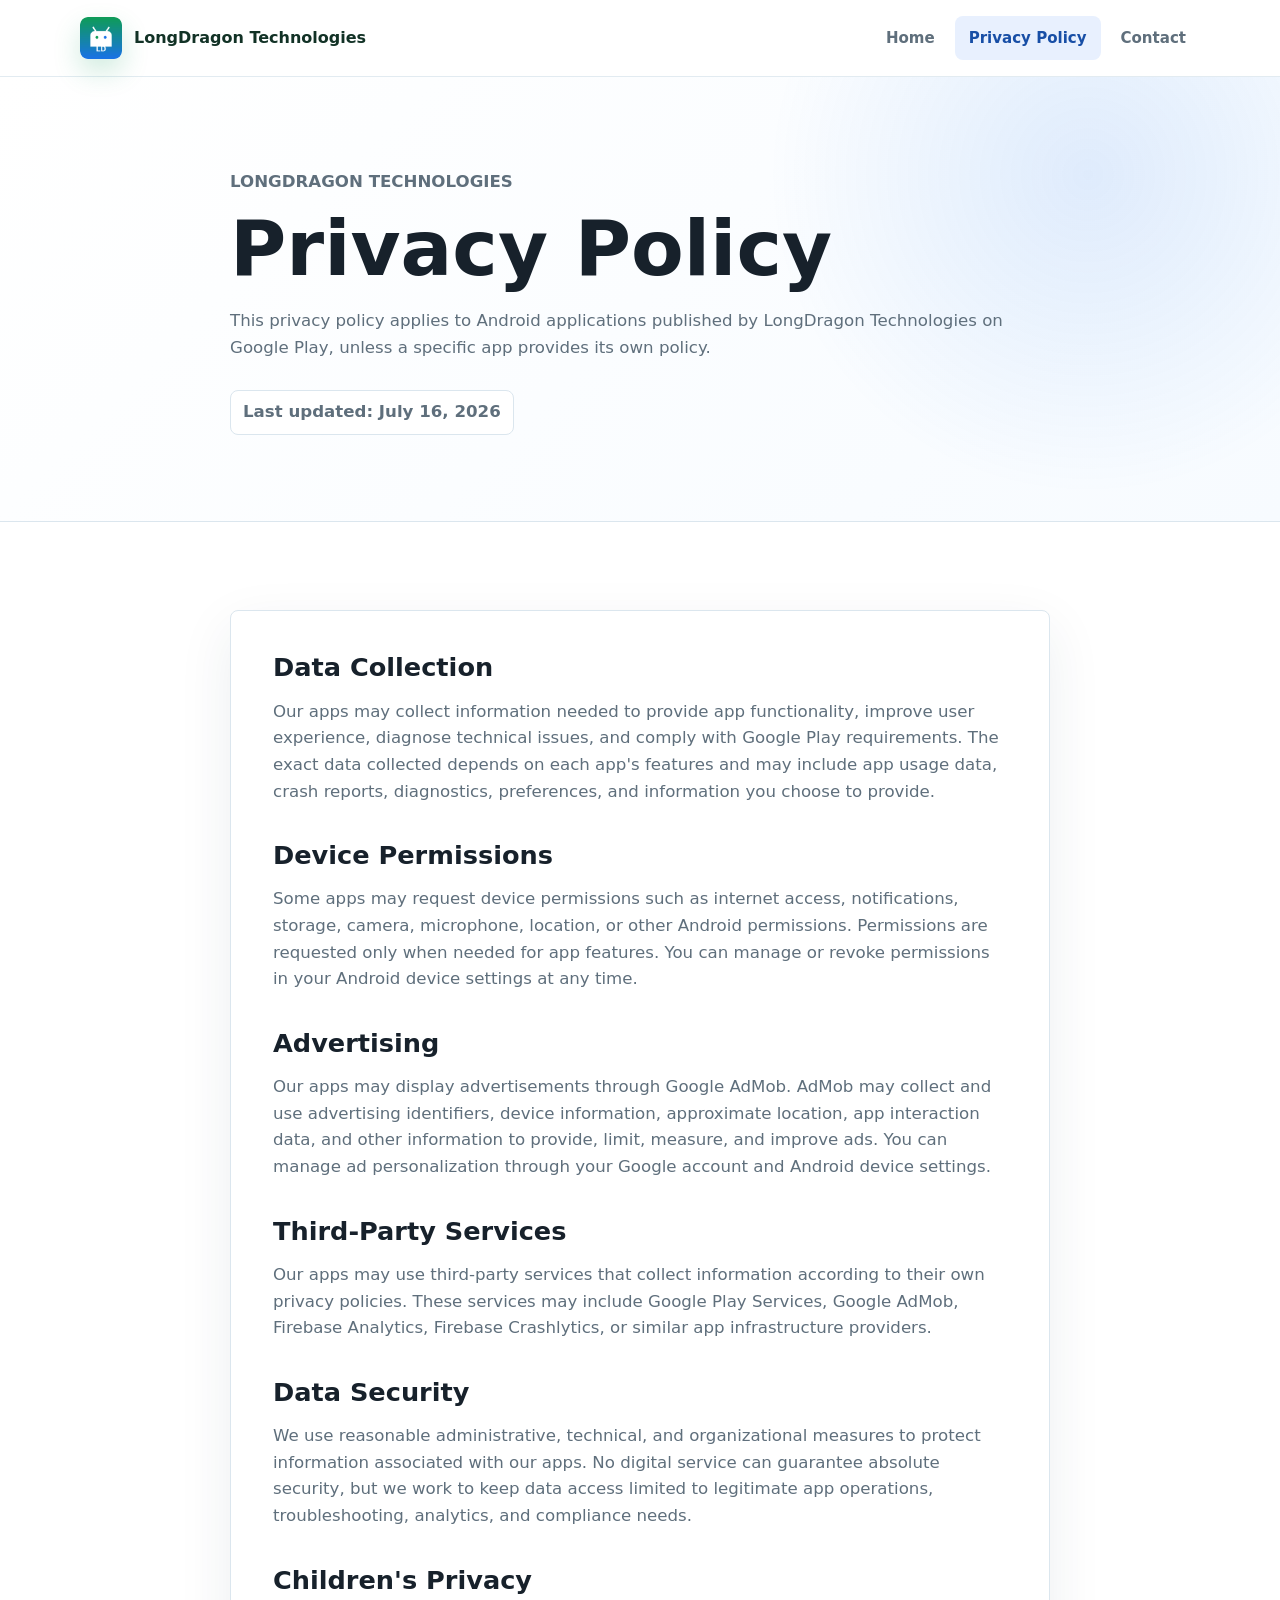
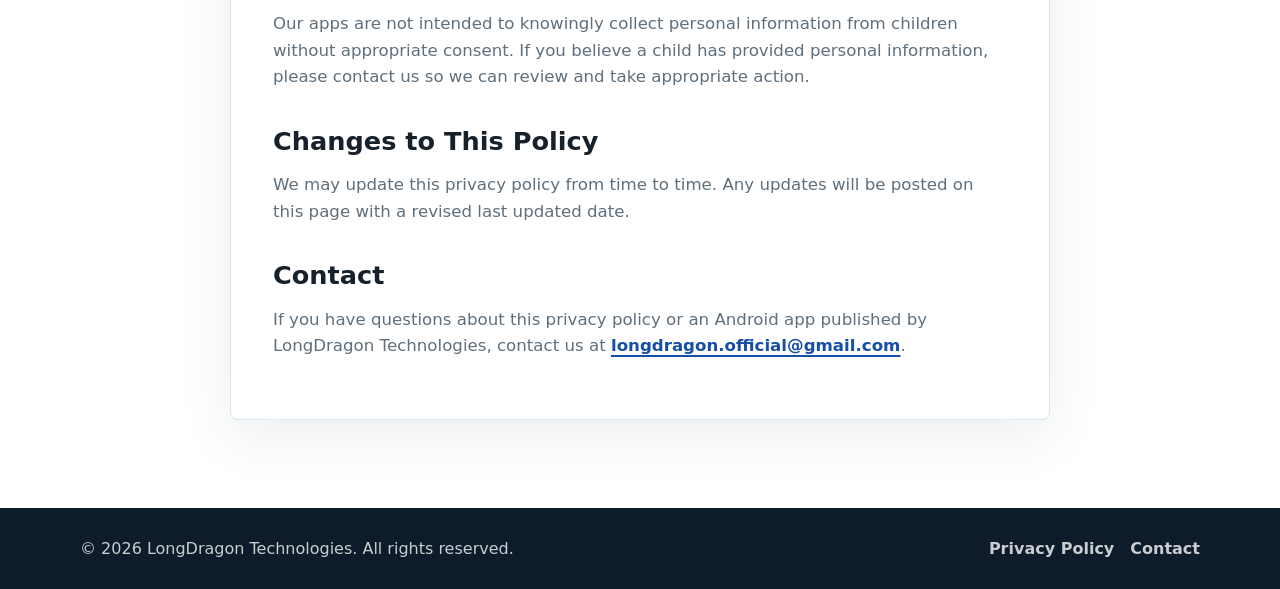
<file: privacy-policy.html>
<!DOCTYPE html>
<html lang="en">
  <head>
    <meta charset="UTF-8" />
    <meta name="viewport" content="width=device-width, initial-scale=1.0" />
    <title>Privacy Policy | LongDragon Technologies</title>
    <meta
      name="description"
      content="Privacy policy template for Android applications published by LongDragon Technologies on Google Play."
    />
    <meta name="author" content="LongDragon Technologies" />
    <meta name="robots" content="index, follow" />
    <link rel="canonical" href="https://longdragon-technologies.github.io/privacy-policy.html" />
    <meta property="og:type" content="article" />
    <meta property="og:title" content="Privacy Policy | LongDragon Technologies" />
    <meta
      property="og:description"
      content="Android app privacy policy for LongDragon Technologies."
    />
    <meta property="og:image" content="assets/logo.png" />
    <meta property="og:url" content="https://longdragon-technologies.github.io/privacy-policy.html" />
    <meta name="twitter:card" content="summary" />
    <meta name="theme-color" content="#0f9d58" />
    <link rel="icon" type="image/png" href="assets/logo.png" />
    <link rel="apple-touch-icon" href="assets/logo.png" />
    <link rel="stylesheet" href="css/style.css" />
  </head>
  <body>
    <header class="site-header">
      <nav class="nav container" aria-label="Primary navigation">
        <a class="brand" href="index.html" aria-label="LongDragon Technologies home">
          <img src="assets/logo.png" alt="" class="brand-mark" />
          <span>LongDragon Technologies</span>
        </a>
        <button class="nav-toggle" type="button" aria-expanded="false" aria-controls="site-menu">
          <span class="sr-only">Toggle navigation</span>
          <span></span>
          <span></span>
          <span></span>
        </button>
        <div class="nav-links" id="site-menu">
          <a href="index.html">Home</a>
          <a href="privacy-policy.html" aria-current="page">Privacy Policy</a>
          <a href="contact.html">Contact</a>
        </div>
      </nav>
    </header>

    <main>
      <section class="page-hero">
        <div class="container narrow">
          <p class="eyebrow">LongDragon Technologies</p>
          <h1>Privacy Policy</h1>
          <p>
            This privacy policy applies to Android applications published by LongDragon
            Technologies on Google Play, unless a specific app provides its own policy.
          </p>
          <p class="updated">Last updated: July 16, 2026</p>
        </div>
      </section>

      <section class="section policy-section">
        <div class="container narrow policy-card">
          <h2>Data Collection</h2>
          <p>
            Our apps may collect information needed to provide app functionality, improve user
            experience, diagnose technical issues, and comply with Google Play requirements. The
            exact data collected depends on each app's features and may include app usage data,
            crash reports, diagnostics, preferences, and information you choose to provide.
          </p>

          <h2>Device Permissions</h2>
          <p>
            Some apps may request device permissions such as internet access, notifications,
            storage, camera, microphone, location, or other Android permissions. Permissions are
            requested only when needed for app features. You can manage or revoke permissions in
            your Android device settings at any time.
          </p>

          <h2>Advertising</h2>
          <p>
            Our apps may display advertisements through Google AdMob. AdMob may collect and use
            advertising identifiers, device information, approximate location, app interaction data,
            and other information to provide, limit, measure, and improve ads. You can manage ad
            personalization through your Google account and Android device settings.
          </p>

          <h2>Third-Party Services</h2>
          <p>
            Our apps may use third-party services that collect information according to their own
            privacy policies. These services may include Google Play Services, Google AdMob,
            Firebase Analytics, Firebase Crashlytics, or similar app infrastructure providers.
          </p>

          <h2>Data Security</h2>
          <p>
            We use reasonable administrative, technical, and organizational measures to protect
            information associated with our apps. No digital service can guarantee absolute
            security, but we work to keep data access limited to legitimate app operations,
            troubleshooting, analytics, and compliance needs.
          </p>

          <h2>Children's Privacy</h2>
          <p>
            Our apps are not intended to knowingly collect personal information from children
            without appropriate consent. If you believe a child has provided personal information,
            please contact us so we can review and take appropriate action.
          </p>

          <h2>Changes to This Policy</h2>
          <p>
            We may update this privacy policy from time to time. Any updates will be posted on this
            page with a revised last updated date.
          </p>

          <h2>Contact</h2>
          <p>
            If you have questions about this privacy policy or an Android app published by
            LongDragon Technologies, contact us at
            <a href="mailto:longdragon.official@gmail.com">longdragon.official@gmail.com</a>.
          </p>
        </div>
      </section>
    </main>

    <footer class="site-footer">
      <div class="container footer-grid">
        <p>&copy; <span id="year"></span> LongDragon Technologies. All rights reserved.</p>
        <div>
          <a href="privacy-policy.html">Privacy Policy</a>
          <a href="contact.html">Contact</a>
        </div>
      </div>
    </footer>

    <script>
      const navToggle = document.querySelector(".nav-toggle");
      const navLinks = document.querySelector(".nav-links");

      navToggle.addEventListener("click", () => {
        const isOpen = navToggle.getAttribute("aria-expanded") === "true";
        navToggle.setAttribute("aria-expanded", String(!isOpen));
        navLinks.classList.toggle("is-open");
      });

      document.getElementById("year").textContent = new Date().getFullYear();
    </script>
  </body>
</html>
</file>
<file: css/style.css>
:root {
  --bg: #ffffff;
  --surface: #f8fbff;
  --surface-strong: #eef7f4;
  --text: #17212b;
  --muted: #5f6f7c;
  --line: #dbe6ee;
  --green: #0f9d58;
  --green-dark: #087442;
  --blue: #1a73e8;
  --blue-soft: #e8f0fe;
  --shadow: 0 24px 70px rgba(15, 45, 73, 0.12);
  --radius: 8px;
  --max: 1120px;
  font-family: Inter, ui-sans-serif, system-ui, -apple-system, BlinkMacSystemFont, "Segoe UI",
    sans-serif;
}

* {
  box-sizing: border-box;
}

html {
  scroll-behavior: smooth;
}

body {
  margin: 0;
  background: var(--bg);
  color: var(--text);
  line-height: 1.6;
}

a {
  color: inherit;
  text-decoration: none;
}

img {
  display: block;
  max-width: 100%;
}

.container {
  width: min(calc(100% - 40px), var(--max));
  margin: 0 auto;
}

.narrow {
  max-width: 820px;
}

.sr-only {
  position: absolute;
  width: 1px;
  height: 1px;
  padding: 0;
  margin: -1px;
  overflow: hidden;
  clip: rect(0, 0, 0, 0);
  white-space: nowrap;
  border: 0;
}

.site-header {
  position: sticky;
  top: 0;
  z-index: 20;
  background: rgba(255, 255, 255, 0.86);
  border-bottom: 1px solid rgba(219, 230, 238, 0.8);
  backdrop-filter: blur(16px);
}

.nav {
  min-height: 76px;
  display: flex;
  align-items: center;
  justify-content: space-between;
  gap: 24px;
}

.brand {
  display: inline-flex;
  align-items: center;
  gap: 12px;
  font-weight: 800;
  color: #123226;
}

.brand-mark {
  width: 42px;
  height: 42px;
  border-radius: 8px;
  box-shadow: 0 12px 28px rgba(15, 157, 88, 0.2);
}

.nav-links {
  display: flex;
  align-items: center;
  gap: 6px;
}

.nav-links a {
  padding: 10px 14px;
  border-radius: 8px;
  color: var(--muted);
  font-weight: 650;
  font-size: 0.94rem;
}

.nav-links a:hover,
.nav-links a[aria-current="page"] {
  background: var(--blue-soft);
  color: #174ea6;
}

.nav-toggle {
  display: none;
  width: 44px;
  height: 44px;
  border: 1px solid var(--line);
  border-radius: 8px;
  background: #fff;
  padding: 10px;
}

.nav-toggle span:not(.sr-only) {
  display: block;
  height: 2px;
  background: var(--text);
  margin: 5px 0;
  border-radius: 999px;
}

.hero {
  overflow: hidden;
  background:
    radial-gradient(circle at 15% 12%, rgba(15, 157, 88, 0.13), transparent 30%),
    linear-gradient(135deg, #ffffff 0%, #f7fbff 54%, #eef7f4 100%);
  border-bottom: 1px solid var(--line);
}

.hero-grid {
  display: grid;
  grid-template-columns: minmax(0, 1.1fr) minmax(320px, 0.9fr);
  align-items: center;
  gap: 52px;
  min-height: 650px;
  padding: 72px 0;
}

.eyebrow {
  margin: 0 0 10px;
  color: var(--green-dark);
  font-size: 0.78rem;
  font-weight: 800;
  letter-spacing: 0;
  text-transform: uppercase;
}

h1,
h2,
h3,
p {
  overflow-wrap: anywhere;
}

h1,
h2,
h3 {
  margin: 0;
  line-height: 1.12;
  color: var(--text);
}

h1 {
  max-width: 760px;
  font-size: clamp(2.8rem, 7vw, 5.7rem);
  font-weight: 850;
}

h2 {
  font-size: clamp(2rem, 4vw, 3.2rem);
  font-weight: 820;
}

h3 {
  font-size: 1.25rem;
  font-weight: 760;
}

.hero-lede {
  max-width: 680px;
  margin: 24px 0 0;
  color: var(--muted);
  font-size: clamp(1.18rem, 2vw, 1.42rem);
}

.hero-actions {
  display: flex;
  flex-wrap: wrap;
  gap: 14px;
  margin-top: 34px;
}

.btn {
  display: inline-flex;
  align-items: center;
  justify-content: center;
  min-height: 48px;
  padding: 12px 20px;
  border-radius: 8px;
  font-weight: 800;
  border: 1px solid transparent;
  transition:
    transform 160ms ease,
    box-shadow 160ms ease,
    background 160ms ease;
}

.btn:hover {
  transform: translateY(-2px);
}

.btn-primary {
  background: linear-gradient(135deg, var(--green), var(--blue));
  color: #fff;
  box-shadow: 0 16px 34px rgba(26, 115, 232, 0.23);
}

.btn-secondary {
  background: #fff;
  color: #174ea6;
  border-color: var(--line);
}

.hero-panel {
  min-height: 410px;
  border-radius: 8px;
  background: rgba(255, 255, 255, 0.78);
  border: 1px solid rgba(255, 255, 255, 0.9);
  box-shadow: var(--shadow);
  display: grid;
  place-items: center;
  padding: 28px;
  position: relative;
}

.android-orbit {
  position: relative;
  width: min(320px, 72vw);
  aspect-ratio: 1;
  display: grid;
  place-items: center;
  border-radius: 50%;
  background: linear-gradient(135deg, rgba(15, 157, 88, 0.12), rgba(26, 115, 232, 0.12));
}

.android-orbit img {
  width: 44%;
  border-radius: 8px;
  box-shadow: 0 24px 50px rgba(16, 55, 88, 0.18);
}

.signal {
  position: absolute;
  border: 1px solid rgba(26, 115, 232, 0.22);
  border-radius: 50%;
}

.signal-one {
  inset: 11%;
}

.signal-two {
  inset: 23%;
  border-color: rgba(15, 157, 88, 0.28);
}

.signal-three {
  width: 24px;
  height: 24px;
  right: 18%;
  top: 19%;
  background: var(--green);
  border: 0;
  box-shadow: 0 0 0 10px rgba(15, 157, 88, 0.12);
}

.profile-status {
  position: absolute;
  right: 24px;
  bottom: 24px;
  display: inline-flex;
  align-items: center;
  gap: 9px;
  background: #fff;
  border: 1px solid var(--line);
  border-radius: 8px;
  padding: 10px 12px;
  color: var(--muted);
  font-size: 0.9rem;
  font-weight: 700;
}

.status-dot {
  width: 9px;
  height: 9px;
  border-radius: 50%;
  background: var(--green);
}

.section {
  padding: 88px 0;
}

.two-column {
  display: grid;
  grid-template-columns: 0.85fr 1.15fr;
  gap: 60px;
  align-items: start;
}

.section-copy p,
.section-heading p,
.contact-card p,
.page-hero p,
.policy-card p,
.contact-panel p {
  color: var(--muted);
  font-size: 1.04rem;
}

.section-copy p:first-child {
  margin-top: 0;
}

.section-heading {
  max-width: 720px;
  margin-bottom: 28px;
}

.info-card,
.policy-card,
.contact-panel,
.app-card,
.contact-card {
  border: 1px solid var(--line);
  border-radius: var(--radius);
  background: #fff;
  box-shadow: 0 18px 55px rgba(15, 45, 73, 0.08);
}

.info-card {
  overflow: hidden;
}

.info-card dl,
.compact-list {
  margin: 0;
}

.info-card dl {
  display: grid;
  grid-template-columns: repeat(3, 1fr);
}

.info-card div {
  padding: 28px;
  border-right: 1px solid var(--line);
}

.info-card div:last-child {
  border-right: 0;
}

dt {
  margin-bottom: 8px;
  color: var(--muted);
  font-size: 0.82rem;
  font-weight: 800;
  text-transform: uppercase;
}

dd {
  margin: 0;
  color: var(--text);
  font-weight: 800;
  overflow-wrap: anywhere;
}

.apps-section {
  background: var(--surface);
  border-top: 1px solid var(--line);
  border-bottom: 1px solid var(--line);
}

.app-grid {
  display: grid;
  grid-template-columns: repeat(3, 1fr);
  gap: 18px;
}

.app-card {
  min-height: 220px;
  padding: 24px;
}

.app-icon-placeholder {
  width: 68px;
  height: 68px;
  margin-bottom: 26px;
  border-radius: 8px;
  background:
    linear-gradient(#fff, #fff) padding-box,
    linear-gradient(135deg, var(--green), var(--blue)) border-box;
  border: 2px solid transparent;
}

.empty-card p {
  color: var(--muted);
}

.contact-band {
  background: linear-gradient(135deg, #f7fbff, #eef7f4);
}

.contact-card {
  display: flex;
  align-items: center;
  justify-content: space-between;
  gap: 28px;
  padding: 34px;
}

.site-footer {
  padding: 28px 0;
  background: #0d1b2a;
  color: rgba(255, 255, 255, 0.78);
}

.footer-grid {
  display: flex;
  justify-content: space-between;
  gap: 20px;
  align-items: center;
}

.footer-grid p {
  margin: 0;
}

.footer-grid div {
  display: flex;
  gap: 16px;
  font-weight: 700;
}

.footer-grid a:hover {
  color: #fff;
}

.page-hero {
  padding: 92px 0 70px;
  background:
    radial-gradient(circle at 85% 22%, rgba(26, 115, 232, 0.12), transparent 28%),
    linear-gradient(135deg, #ffffff, #f7fbff);
  border-bottom: 1px solid var(--line);
}

.page-hero h1 {
  font-size: clamp(2.6rem, 6vw, 4.8rem);
}

.updated {
  display: inline-flex;
  margin-top: 12px;
  padding: 8px 12px;
  border: 1px solid var(--line);
  border-radius: 8px;
  background: #fff;
  font-weight: 700;
}

.policy-card {
  padding: 42px;
}

.policy-card h2 {
  margin-top: 36px;
  font-size: 1.6rem;
}

.policy-card h2:first-child {
  margin-top: 0;
}

.policy-card a,
.contact-email {
  color: #174ea6;
  font-weight: 800;
  text-decoration: underline;
  text-decoration-thickness: 2px;
  text-underline-offset: 4px;
}

.contact-layout {
  display: grid;
  grid-template-columns: 1.1fr 0.9fr;
  gap: 22px;
  align-items: start;
}

.contact-panel {
  padding: 34px;
}

.muted-panel {
  background: var(--surface);
}

.contact-email {
  display: inline-block;
  margin: 20px 0 10px;
  font-size: clamp(1.2rem, 3vw, 1.8rem);
}

.compact-list div {
  padding: 18px 0;
  border-bottom: 1px solid var(--line);
}

.compact-list div:first-child {
  padding-top: 0;
}

.compact-list div:last-child {
  border-bottom: 0;
  padding-bottom: 0;
}

@media (max-width: 860px) {
  .nav {
    min-height: 68px;
  }

  .brand span {
    max-width: 210px;
    white-space: nowrap;
    overflow: hidden;
    text-overflow: ellipsis;
  }

  .nav-toggle {
    display: block;
  }

  .nav-links {
    position: absolute;
    left: 20px;
    right: 20px;
    top: 76px;
    display: none;
    flex-direction: column;
    align-items: stretch;
    padding: 10px;
    background: #fff;
    border: 1px solid var(--line);
    border-radius: 8px;
    box-shadow: var(--shadow);
  }

  .nav-links.is-open {
    display: flex;
  }

  .hero-grid,
  .two-column,
  .contact-layout {
    grid-template-columns: 1fr;
  }

  .hero-grid {
    min-height: auto;
    padding: 54px 0;
    gap: 36px;
  }

  .hero-panel {
    min-height: 320px;
  }

  .section {
    padding: 64px 0;
  }

  .info-card dl,
  .app-grid {
    grid-template-columns: 1fr;
  }

  .info-card div {
    border-right: 0;
    border-bottom: 1px solid var(--line);
  }

  .info-card div:last-child {
    border-bottom: 0;
  }

  .contact-card,
  .footer-grid {
    flex-direction: column;
    align-items: flex-start;
  }
}

@media (max-width: 520px) {
  .container {
    width: min(calc(100% - 28px), var(--max));
  }

  .brand span {
    max-width: 175px;
  }

  .brand-mark {
    width: 38px;
    height: 38px;
  }

  .hero-actions,
  .hero-actions .btn,
  .contact-card .btn {
    width: 100%;
  }

  .profile-status {
    left: 18px;
    right: 18px;
    justify-content: center;
  }

  .policy-card,
  .contact-panel,
  .contact-card {
    padding: 24px;
  }

  .footer-grid div {
    flex-direction: column;
    gap: 8px;
  }
}
</file>
